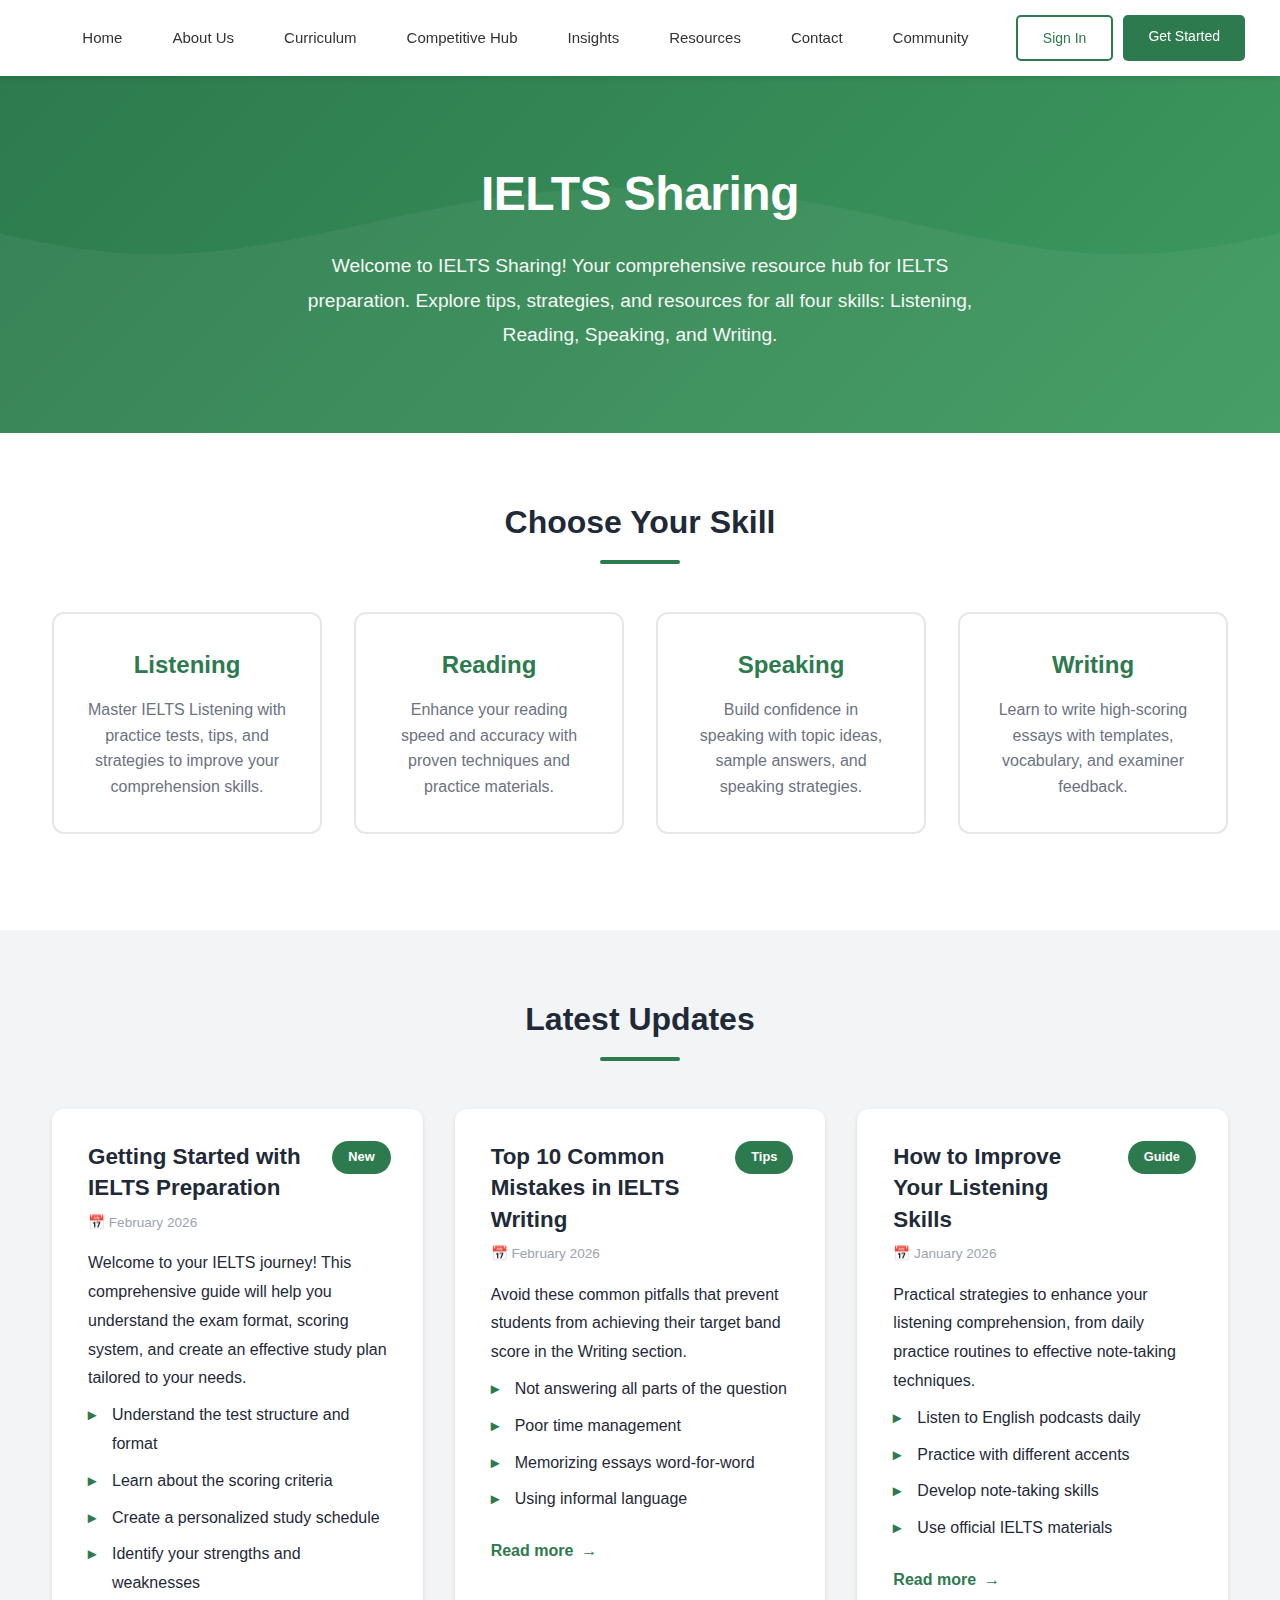
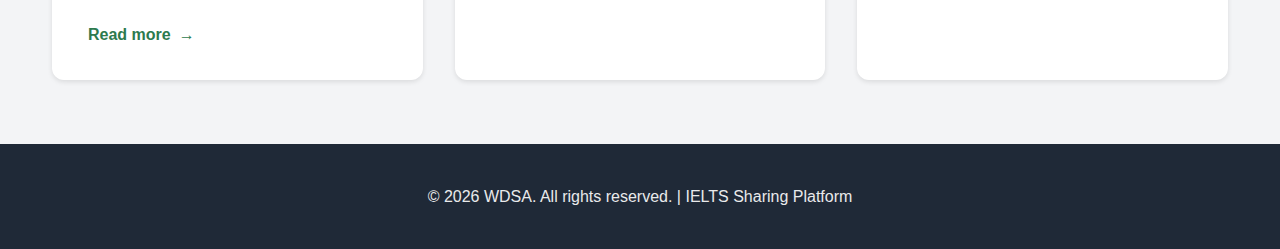
<file: IELTS/ielts-index.html>
<!DOCTYPE html>
<html lang="en">
<head>
    <meta charset="UTF-8">
    <meta name="viewport" content="width=device-width, initial-scale=1.0">
    <meta name="description" content="IELTS Sharing - Resources and tips for IELTS preparation">
    <meta name="keywords" content="IELTS, English, Listening, Reading, Speaking, Writing, Preparation">
    <meta name="author" content="WDSA">
    <title>IELTS Sharing | WDSA</title>
    
    <link rel="stylesheet" href="../Homepage.css">
    <link rel="stylesheet" href="ielts-wdsa.css">
</head>
<body>
    <header>
        <nav class="navbar">
            <div class="container">
                <div class="nav-wrapper">
                    <div class="menu-toggle" id="mobile-menu">
                        <span class="bar"></span>
                        <span class="bar"></span>
                        <span class="bar"></span>
                    </div>

                    <ul class="nav-menu">
                        <li><a href="../index.html">Home</a></li>
                        <li><a href="../index.html#about">About Us</a></li>
                        
                        <li class="dropdown">
                            <a href="../index.html#courses" class="dropdown-toggle">Curriculum</a>
                            <ul class="dropdown-menu">
                                <li><a href="../index.html#dsa-course">Data Structures & Algorithms</a></li>
                                <li><a href="../index.html#cpp-fundamentals">C++ Fundamentals</a></li>
                                <li><a href="../index.html#java-oop">Java OOP Mastery</a></li>
                                <li><a href="../index.html#db-systems">Database Systems</a></li>
                                <li><a href="ielts-index.html">IELTS Sharing</a></li>
                            </ul>
                        </li>

                        <li class="dropdown">
                            <a href="../index.html#contests" class="dropdown-toggle">Competitive Hub</a>
                            <ul class="dropdown-menu">
                                <li><a href="../index.html#Leetcode">LeetCode Challenges</a></li>
                                <li><a href="../index.html#GFG">GeeksforGeeks Contests</a></li>
                            </ul>
                        </li>

                        <li class="dropdown">
                            <a href="../index.html#blog" class="dropdown-toggle">Insights</a>
                            <ul class="dropdown-menu">
                                <li><a href="../index.html#DSA">Algorithm Tips</a></li>
                                <li><a href="../index.html#Java">Java Development</a></li>
                                <li><a href="../index.html#Database">DB Architecture</a></li>
                            </ul>
                        </li>

                        <li><a href="../Resources/Resources.html">Resources</a></li>
                        <li><a href="../index.html#contact">Contact</a></li>
                        <li><a href="../index.html#community">Community</a></li>

                        <li class="mobile-auth">
                            <a href="../index.html#login" class="btn btn-login">Sign In</a>
                            <a href="../index.html#register" class="btn btn-register">Get Started</a>
                        </li>
                    </ul>

                    <div class="auth-buttons desktop-auth">
                        <a href="../index.html#login" class="btn btn-login">Sign In</a>
                        <a href="../index.html#register" class="btn btn-register">Get Started</a>
                    </div>
                </div>
            </div>
        </nav>
    </header>

    <section class="hero-section">
        <div class="container">
            <h1>IELTS Sharing</h1>
            <p>Welcome to IELTS Sharing! Your comprehensive resource hub for IELTS preparation. 
               Explore tips, strategies, and resources for all four skills: Listening, Reading, Speaking, and Writing.</p>
        </div>
    </section>

    <section class="skills-section">
        <div class="container">
            <h2 class="section-title">Choose Your Skill</h2>
            <div class="skills-grid">
                <a href="ielts-listening.html" style="text-decoration: none; color: inherit;">
                    <div class="skill-card">
                        <!-- <div class="skill-icon">🎧</div> -->
                        <h3>Listening</h3>
                        <p>Master IELTS Listening with practice tests, tips, and strategies to improve your comprehension skills.</p>
                    </div>
                </a>

                <a href="ielts-reading.html" style="text-decoration: none; color: inherit;">
                    <div class="skill-card">
                        <!-- <div class="skill-icon">📖</div> -->
                        <h3>Reading</h3>
                        <p>Enhance your reading speed and accuracy with proven techniques and practice materials.</p>
                    </div>
                </a>

                <a href="ielts-speaking.html" style="text-decoration: none; color: inherit;">
                    <div class="skill-card">
                        <!-- <div class="skill-icon">🗣️</div> -->
                        <h3>Speaking</h3>
                        <p>Build confidence in speaking with topic ideas, sample answers, and speaking strategies.</p>
                    </div>
                </a>

                <a href="ielts-writing.html" style="text-decoration: none; color: inherit;">
                    <div class="skill-card">
                        <!-- <div class="skill-icon">✍️</div> -->
                        <h3>Writing</h3>
                        <p>Learn to write high-scoring essays with templates, vocabulary, and examiner feedback.</p>
                    </div>
                </a>
            </div>
        </div>
    </section>

    <section class="content-section">
        <div class="container">
            <h2 class="section-title">Latest Updates</h2>
            <div class="post-grid">
                <div class="post-card">
                    <div class="post-header">
                        <div>
                            <h3 class="post-title">Getting Started with IELTS Preparation</h3>
                            <p class="post-date">📅 February 2026</p>
                        </div>
                        <span class="post-badge">New</span>
                    </div>
                    <div class="post-content">
                        <p>Welcome to your IELTS journey! This comprehensive guide will help you understand the exam format, 
                           scoring system, and create an effective study plan tailored to your needs.</p>
                        <ul>
                            <li>Understand the test structure and format</li>
                            <li>Learn about the scoring criteria</li>
                            <li>Create a personalized study schedule</li>
                            <li>Identify your strengths and weaknesses</li>
                        </ul>
                    </div>
                    <a href="#" class="read-more">Read more</a>
                </div>

                <div class="post-card">
                    <div class="post-header">
                        <div>
                            <h3 class="post-title">Top 10 Common Mistakes in IELTS Writing</h3>
                            <p class="post-date">📅 February 2026</p>
                        </div>
                        <span class="post-badge">Tips</span>
                    </div>
                    <div class="post-content">
                        <p>Avoid these common pitfalls that prevent students from achieving their target band score in the Writing section.</p>
                        <ul>
                            <li>Not answering all parts of the question</li>
                            <li>Poor time management</li>
                            <li>Memorizing essays word-for-word</li>
                            <li>Using informal language</li>
                        </ul>
                    </div>
                    <a href="ielts-writing.html" class="read-more">Read more</a>
                </div>

                <div class="post-card">
                    <div class="post-header">
                        <div>
                            <h3 class="post-title">How to Improve Your Listening Skills</h3>
                            <p class="post-date">📅 January 2026</p>
                        </div>
                        <span class="post-badge">Guide</span>
                    </div>
                    <div class="post-content">
                        <p>Practical strategies to enhance your listening comprehension, from daily practice routines to effective note-taking techniques.</p>
                        <ul>
                            <li>Listen to English podcasts daily</li>
                            <li>Practice with different accents</li>
                            <li>Develop note-taking skills</li>
                            <li>Use official IELTS materials</li>
                        </ul>
                    </div>
                    <a href="ielts-listening.html" class="read-more">Read more</a>
                </div>
            </div>
        </div>
    </section>

    <footer class="footer">
        <div class="container">
            <p>&copy; 2026 WDSA. All rights reserved. | IELTS Sharing Platform</p>
        </div>
    </footer>
    
    <script src="ielts-menu.js"></script>
</body>
</html>
</file>
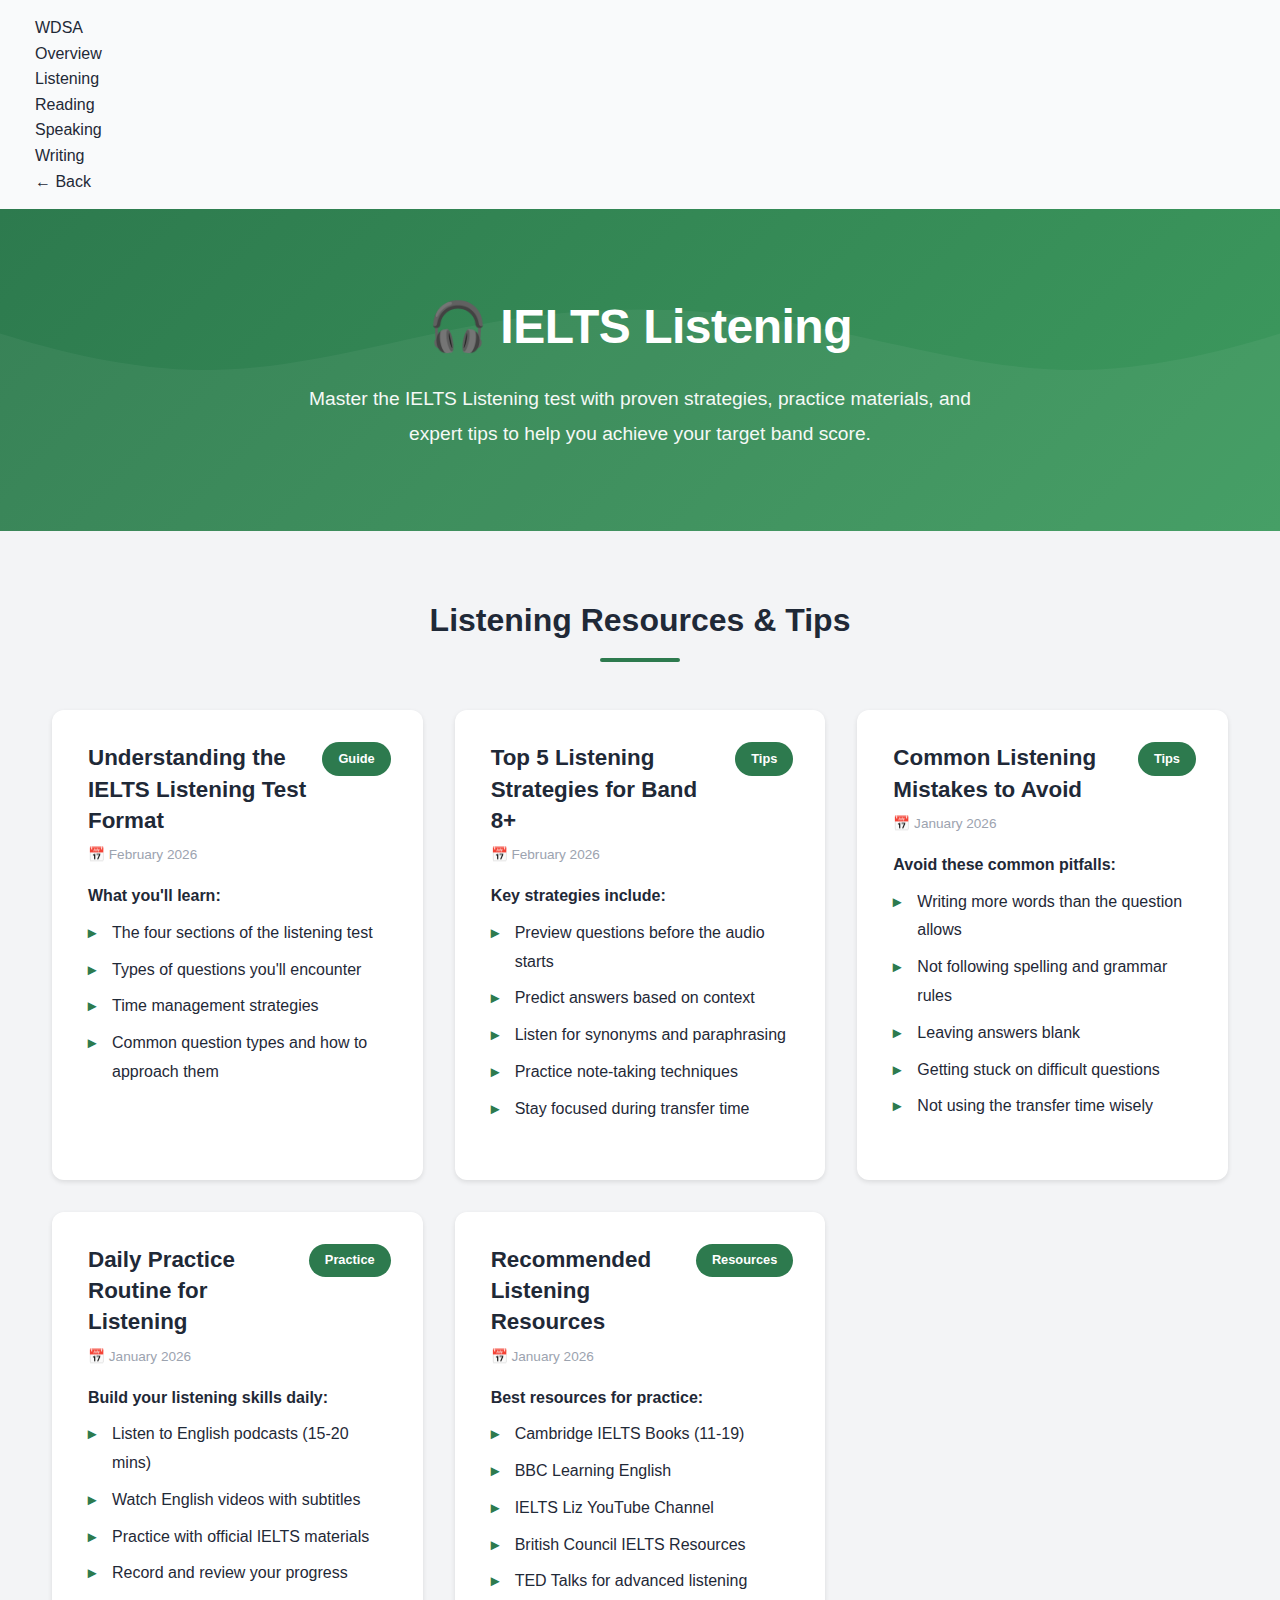
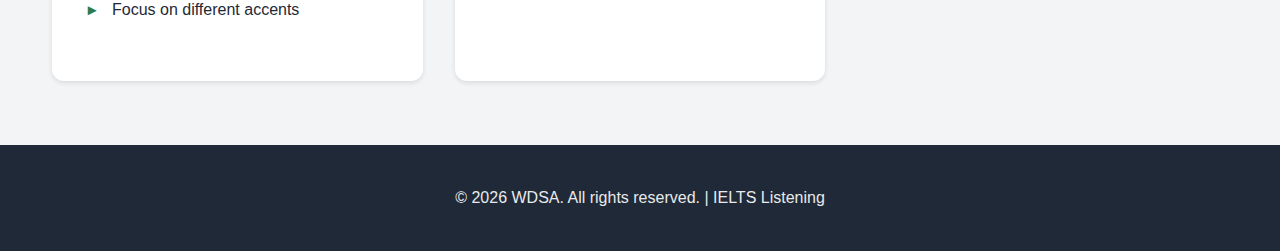
<file: IELTS/ielts-listening.html>
<!DOCTYPE html>
<html lang="en">
<head>
    <meta charset="UTF-8">
    <meta name="viewport" content="width=device-width, initial-scale=1.0">
    <meta name="description" content="IELTS Listening - Tips, strategies and practice materials">
    <title>IELTS Listening | WDSA</title>
    <link rel="stylesheet" href="ielts-wdsa.css">
</head>
<body>
    <!-- Navigation -->
    <nav class="navbar">
        <div class="container">
            <a href="../index.html" class="logo">WDSA</a>
            <ul class="nav-links">
                <li><a href="ielts-index.html">Overview</a></li>
                <li><a href="ielts-listening.html" class="active">Listening</a></li>
                <li><a href="ielts-reading.html">Reading</a></li>
                <li><a href="ielts-speaking.html">Speaking</a></li>
                <li><a href="ielts-writing.html">Writing</a></li>
            </ul>
            <a href="ielts-index.html" class="back-home">← Back</a>
        </div>
    </nav>

    <!-- Hero Section -->
    <section class="hero-section">
        <div class="container">
            <h1>🎧 IELTS Listening</h1>
            <p>Master the IELTS Listening test with proven strategies, practice materials, and expert tips 
               to help you achieve your target band score.</p>
        </div>
    </section>

    <!-- Content Section -->
    <section class="content-section">
        <div class="container">
            <h2 class="section-title">Listening Resources & Tips</h2>
            <div class="post-grid">
                
                <!-- Post 1 -->
                <div class="post-card">
                    <div class="post-header">
                        <div>
                            <h3 class="post-title">Understanding the IELTS Listening Test Format</h3>
                            <p class="post-date">📅 February 2026</p>
                        </div>
                        <span class="post-badge">Guide</span>
                    </div>
                    <div class="post-content">
                        <p><strong>What you'll learn:</strong></p>
                        <ul>
                            <li>The four sections of the listening test</li>
                            <li>Types of questions you'll encounter</li>
                            <li>Time management strategies</li>
                            <li>Common question types and how to approach them</li>
                        </ul>
                    </div>
                </div>

                <!-- Post 2 -->
                <div class="post-card">
                    <div class="post-header">
                        <div>
                            <h3 class="post-title">Top 5 Listening Strategies for Band 8+</h3>
                            <p class="post-date">📅 February 2026</p>
                        </div>
                        <span class="post-badge">Tips</span>
                    </div>
                    <div class="post-content">
                        <p><strong>Key strategies include:</strong></p>
                        <ul>
                            <li>Preview questions before the audio starts</li>
                            <li>Predict answers based on context</li>
                            <li>Listen for synonyms and paraphrasing</li>
                            <li>Practice note-taking techniques</li>
                            <li>Stay focused during transfer time</li>
                        </ul>
                    </div>
                </div>

                <!-- Post 3 -->
                <div class="post-card">
                    <div class="post-header">
                        <div>
                            <h3 class="post-title">Common Listening Mistakes to Avoid</h3>
                            <p class="post-date">📅 January 2026</p>
                        </div>
                        <span class="post-badge">Tips</span>
                    </div>
                    <div class="post-content">
                        <p><strong>Avoid these common pitfalls:</strong></p>
                        <ul>
                            <li>Writing more words than the question allows</li>
                            <li>Not following spelling and grammar rules</li>
                            <li>Leaving answers blank</li>
                            <li>Getting stuck on difficult questions</li>
                            <li>Not using the transfer time wisely</li>
                        </ul>
                    </div>
                </div>

                <!-- Post 4 -->
                <div class="post-card">
                    <div class="post-header">
                        <div>
                            <h3 class="post-title">Daily Practice Routine for Listening</h3>
                            <p class="post-date">📅 January 2026</p>
                        </div>
                        <span class="post-badge">Practice</span>
                    </div>
                    <div class="post-content">
                        <p><strong>Build your listening skills daily:</strong></p>
                        <ul>
                            <li>Listen to English podcasts (15-20 mins)</li>
                            <li>Watch English videos with subtitles</li>
                            <li>Practice with official IELTS materials</li>
                            <li>Record and review your progress</li>
                            <li>Focus on different accents</li>
                        </ul>
                    </div>
                </div>

                <!-- Post 5 -->
                <div class="post-card">
                    <div class="post-header">
                        <div>
                            <h3 class="post-title">Recommended Listening Resources</h3>
                            <p class="post-date">📅 January 2026</p>
                        </div>
                        <span class="post-badge">Resources</span>
                    </div>
                    <div class="post-content">
                        <p><strong>Best resources for practice:</strong></p>
                        <ul>
                            <li>Cambridge IELTS Books (11-19)</li>
                            <li>BBC Learning English</li>
                            <li>IELTS Liz YouTube Channel</li>
                            <li>British Council IELTS Resources</li>
                            <li>TED Talks for advanced listening</li>
                        </ul>
                    </div>
                </div>

            </div>
        </div>
    </section>

    <!-- Footer -->
    <footer class="footer">
        <div class="container">
            <p>&copy; 2026 WDSA. All rights reserved. | IELTS Listening</p>
        </div>
    </footer>
</body>
</html>
</file>
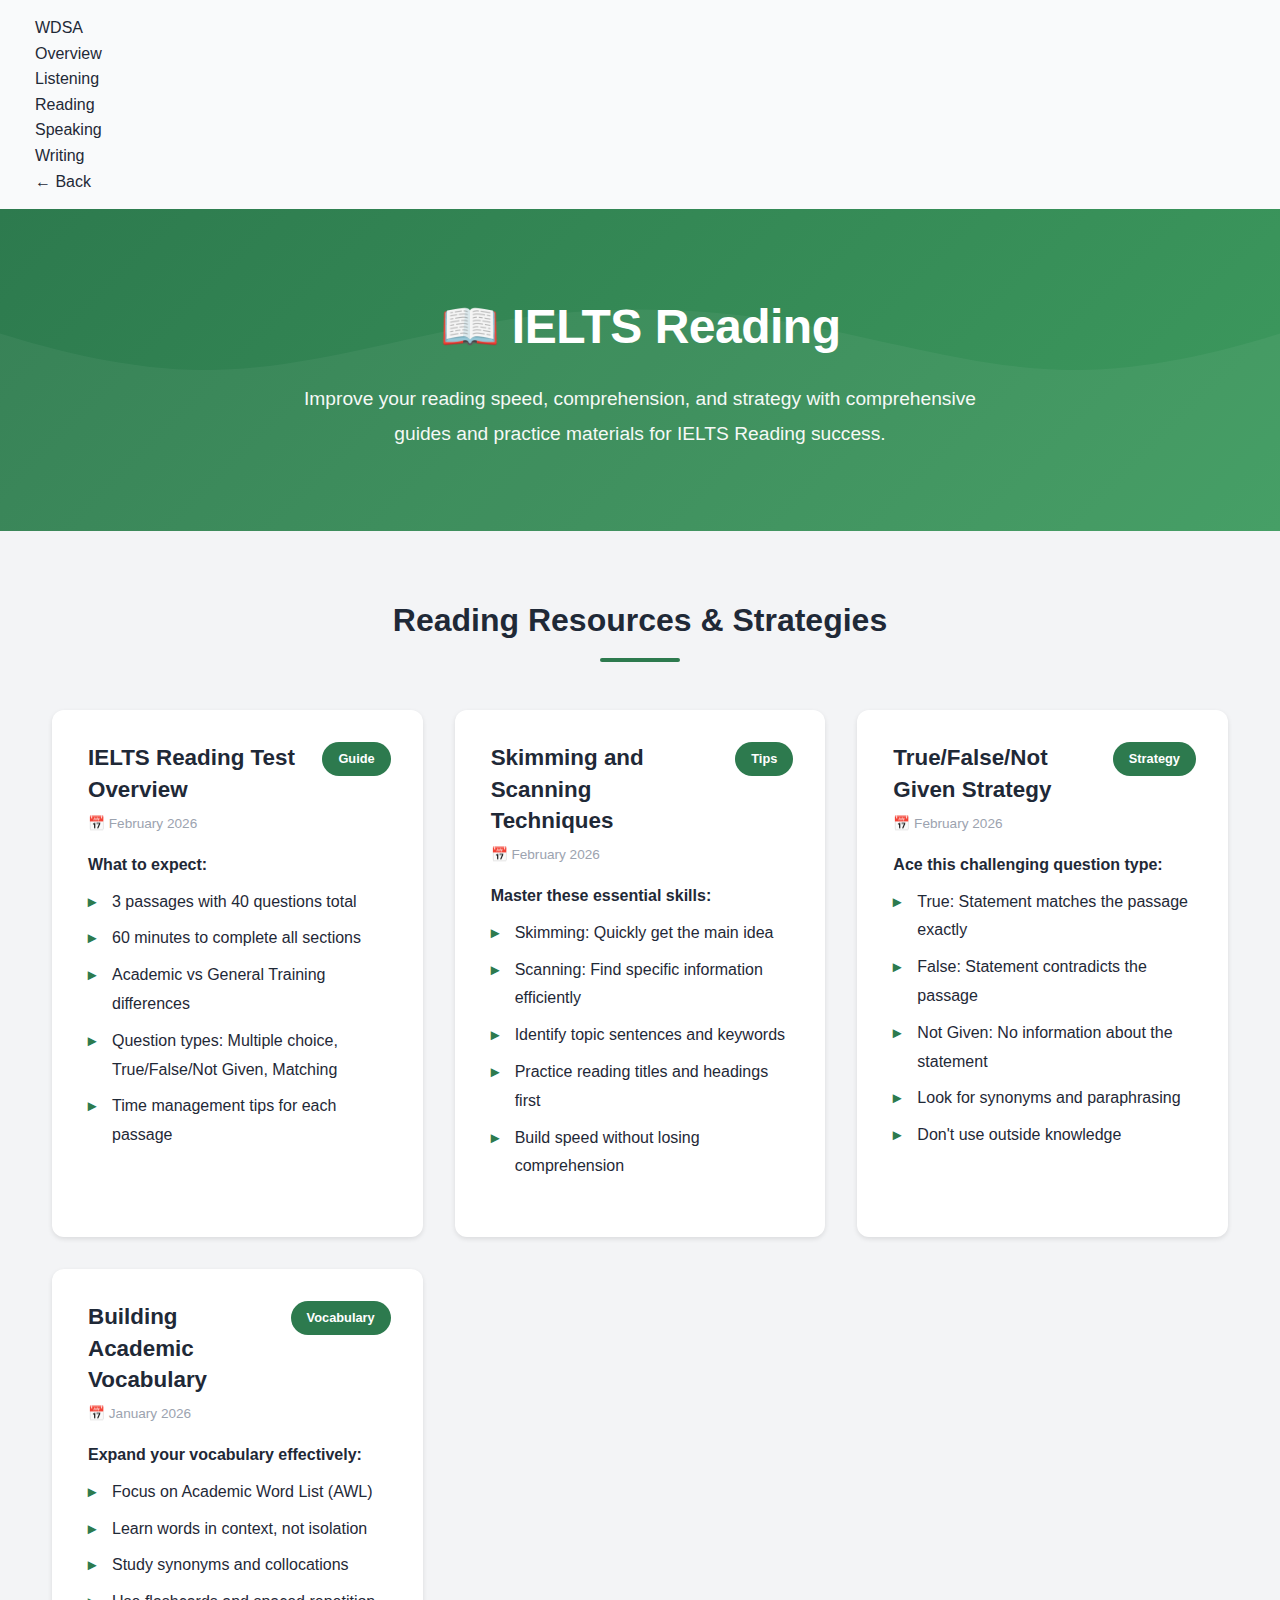
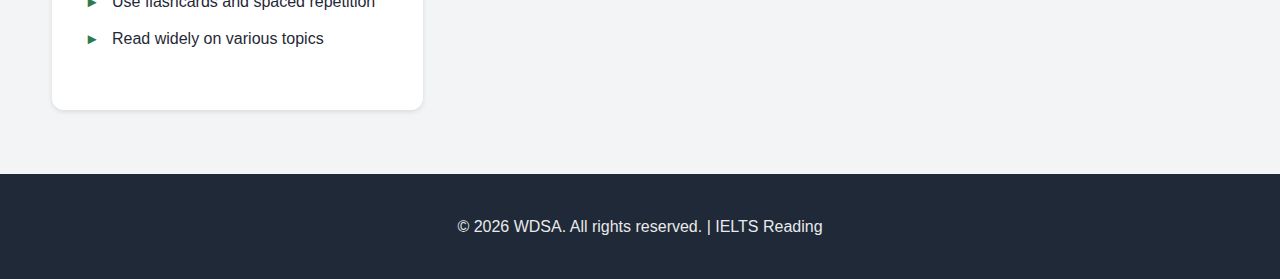
<file: IELTS/ielts-reading.html>
<!DOCTYPE html>
<html lang="en">
<head>
    <meta charset="UTF-8">
    <meta name="viewport" content="width=device-width, initial-scale=1.0">
    <title>IELTS Reading | WDSA</title>
    <link rel="stylesheet" href="ielts-wdsa.css">
</head>
<body>
    <nav class="navbar">
        <div class="container">
            <a href="../index.html" class="logo">WDSA</a>
            <ul class="nav-links">
                <li><a href="ielts-index.html">Overview</a></li>
                <li><a href="ielts-listening.html">Listening</a></li>
                <li><a href="ielts-reading.html" class="active">Reading</a></li>
                <li><a href="ielts-speaking.html">Speaking</a></li>
                <li><a href="ielts-writing.html">Writing</a></li>
            </ul>
            <a href="ielts-index.html" class="back-home">← Back</a>
        </div>
    </nav>

    <section class="hero-section">
        <div class="container">
            <h1>📖 IELTS Reading</h1>
            <p>Improve your reading speed, comprehension, and strategy with comprehensive guides 
               and practice materials for IELTS Reading success.</p>
        </div>
    </section>

    <section class="content-section">
        <div class="container">
            <h2 class="section-title">Reading Resources & Strategies</h2>
            <div class="post-grid">
                
                <div class="post-card">
                    <div class="post-header">
                        <div>
                            <h3 class="post-title">IELTS Reading Test Overview</h3>
                            <p class="post-date">📅 February 2026</p>
                        </div>
                        <span class="post-badge">Guide</span>
                    </div>
                    <div class="post-content">
                        <p><strong>What to expect:</strong></p>
                        <ul>
                            <li>3 passages with 40 questions total</li>
                            <li>60 minutes to complete all sections</li>
                            <li>Academic vs General Training differences</li>
                            <li>Question types: Multiple choice, True/False/Not Given, Matching</li>
                            <li>Time management tips for each passage</li>
                        </ul>
                    </div>
                </div>

                <div class="post-card">
                    <div class="post-header">
                        <div>
                            <h3 class="post-title">Skimming and Scanning Techniques</h3>
                            <p class="post-date">📅 February 2026</p>
                        </div>
                        <span class="post-badge">Tips</span>
                    </div>
                    <div class="post-content">
                        <p><strong>Master these essential skills:</strong></p>
                        <ul>
                            <li>Skimming: Quickly get the main idea</li>
                            <li>Scanning: Find specific information efficiently</li>
                            <li>Identify topic sentences and keywords</li>
                            <li>Practice reading titles and headings first</li>
                            <li>Build speed without losing comprehension</li>
                        </ul>
                    </div>
                </div>

                <div class="post-card">
                    <div class="post-header">
                        <div>
                            <h3 class="post-title">True/False/Not Given Strategy</h3>
                            <p class="post-date">📅 February 2026</p>
                        </div>
                        <span class="post-badge">Strategy</span>
                    </div>
                    <div class="post-content">
                        <p><strong>Ace this challenging question type:</strong></p>
                        <ul>
                            <li>True: Statement matches the passage exactly</li>
                            <li>False: Statement contradicts the passage</li>
                            <li>Not Given: No information about the statement</li>
                            <li>Look for synonyms and paraphrasing</li>
                            <li>Don't use outside knowledge</li>
                        </ul>
                    </div>
                </div>

                <div class="post-card">
                    <div class="post-header">
                        <div>
                            <h3 class="post-title">Building Academic Vocabulary</h3>
                            <p class="post-date">📅 January 2026</p>
                        </div>
                        <span class="post-badge">Vocabulary</span>
                    </div>
                    <div class="post-content">
                        <p><strong>Expand your vocabulary effectively:</strong></p>
                        <ul>
                            <li>Focus on Academic Word List (AWL)</li>
                            <li>Learn words in context, not isolation</li>
                            <li>Study synonyms and collocations</li>
                            <li>Use flashcards and spaced repetition</li>
                            <li>Read widely on various topics</li>
                        </ul>
                    </div>
                </div>

            </div>
        </div>
    </section>

    <footer class="footer">
        <div class="container">
            <p>&copy; 2026 WDSA. All rights reserved. | IELTS Reading</p>
        </div>
    </footer>
</body>
</html>
</file>
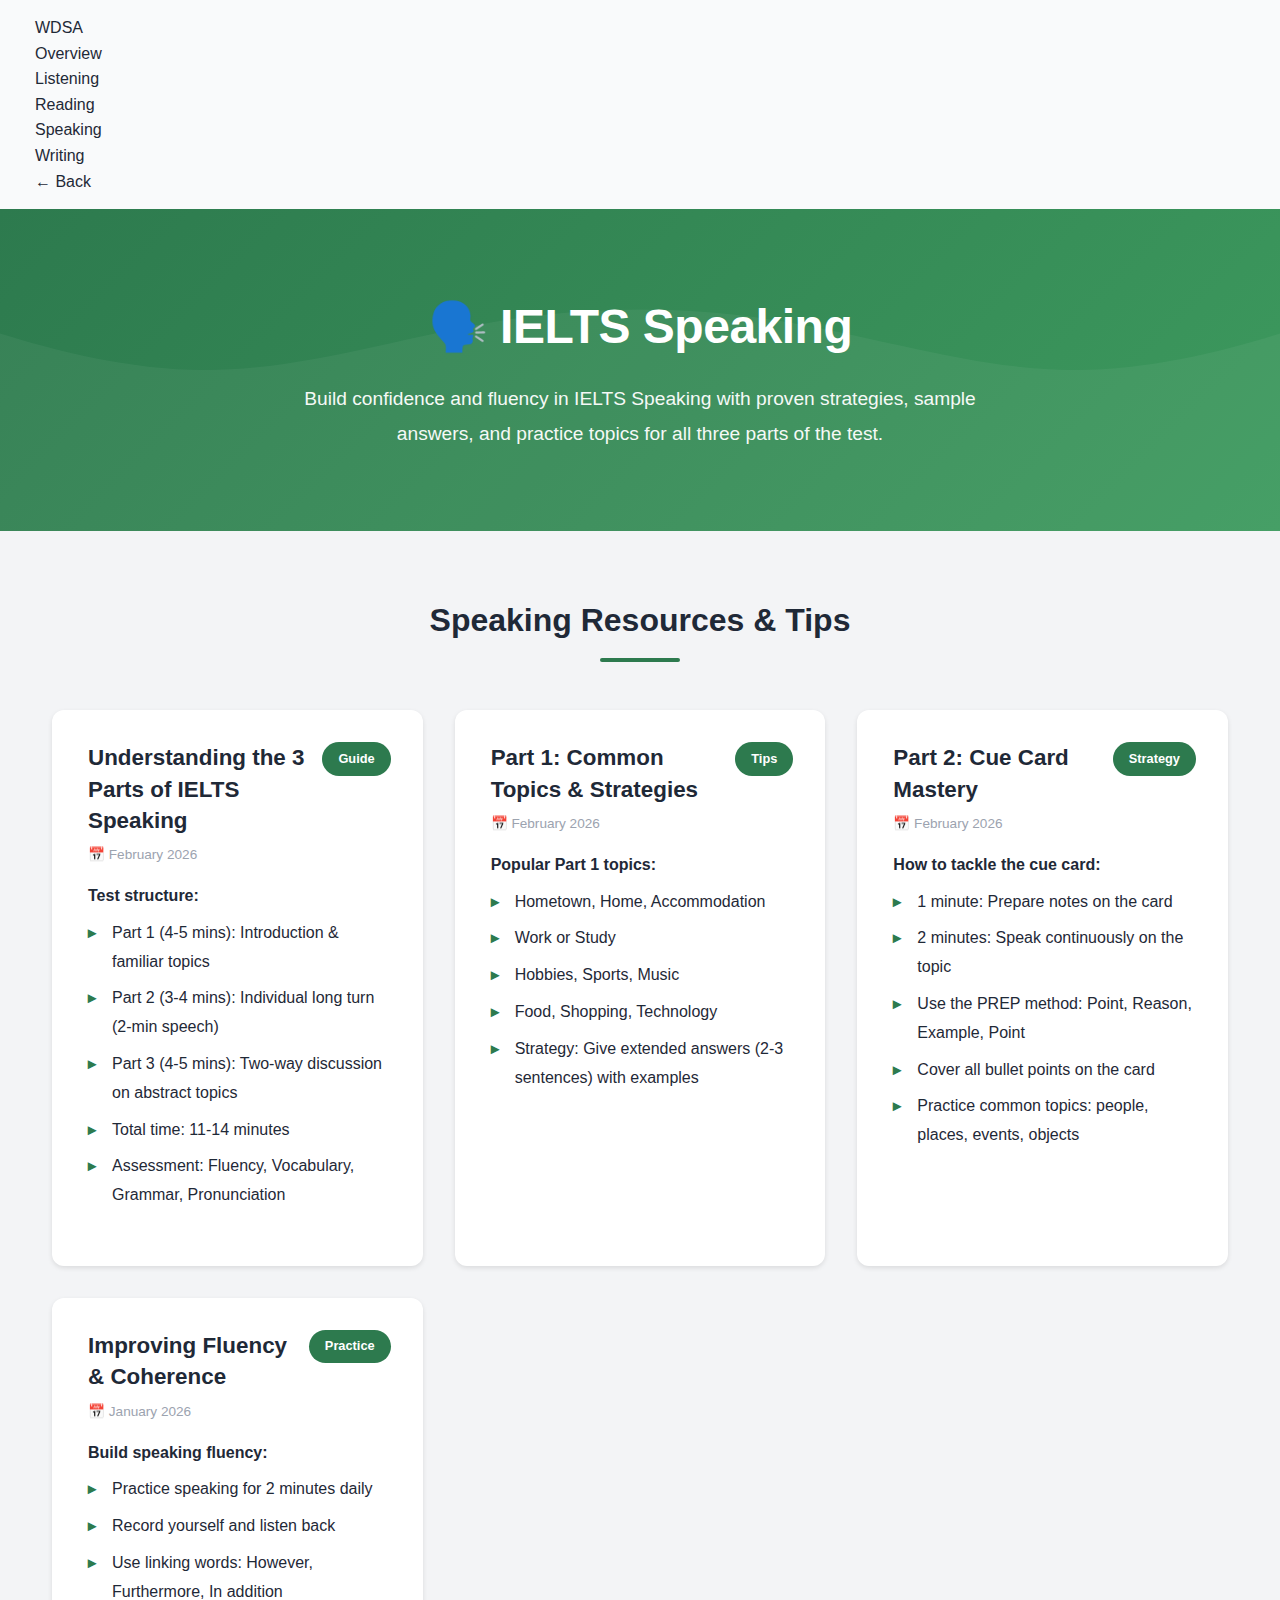
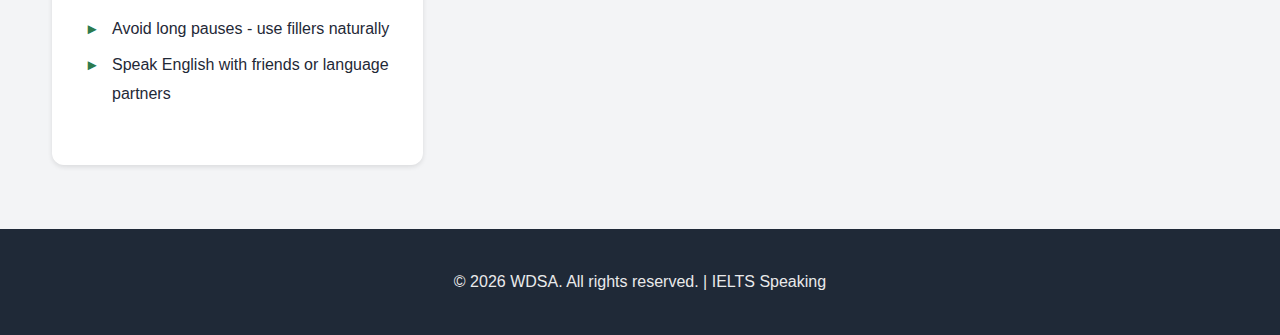
<file: IELTS/ielts-speaking.html>
<!DOCTYPE html>
<html lang="en">
<head>
    <meta charset="UTF-8">
    <meta name="viewport" content="width=device-width, initial-scale=1.0">
    <title>IELTS Speaking | WDSA</title>
    <link rel="stylesheet" href="ielts-wdsa.css">
</head>
<body>
    <nav class="navbar">
        <div class="container">
            <a href="../index.html" class="logo">WDSA</a>
            <ul class="nav-links">
                <li><a href="ielts-index.html">Overview</a></li>
                <li><a href="ielts-listening.html">Listening</a></li>
                <li><a href="ielts-reading.html">Reading</a></li>
                <li><a href="ielts-speaking.html" class="active">Speaking</a></li>
                <li><a href="ielts-writing.html">Writing</a></li>
            </ul>
            <a href="ielts-index.html" class="back-home">← Back</a>
        </div>
    </nav>

    <section class="hero-section">
        <div class="container">
            <h1>🗣️ IELTS Speaking</h1>
            <p>Build confidence and fluency in IELTS Speaking with proven strategies, 
               sample answers, and practice topics for all three parts of the test.</p>
        </div>
    </section>

    <section class="content-section">
        <div class="container">
            <h2 class="section-title">Speaking Resources & Tips</h2>
            <div class="post-grid">
                
                <div class="post-card">
                    <div class="post-header">
                        <div>
                            <h3 class="post-title">Understanding the 3 Parts of IELTS Speaking</h3>
                            <p class="post-date">📅 February 2026</p>
                        </div>
                        <span class="post-badge">Guide</span>
                    </div>
                    <div class="post-content">
                        <p><strong>Test structure:</strong></p>
                        <ul>
                            <li>Part 1 (4-5 mins): Introduction & familiar topics</li>
                            <li>Part 2 (3-4 mins): Individual long turn (2-min speech)</li>
                            <li>Part 3 (4-5 mins): Two-way discussion on abstract topics</li>
                            <li>Total time: 11-14 minutes</li>
                            <li>Assessment: Fluency, Vocabulary, Grammar, Pronunciation</li>
                        </ul>
                    </div>
                </div>

                <div class="post-card">
                    <div class="post-header">
                        <div>
                            <h3 class="post-title">Part 1: Common Topics & Strategies</h3>
                            <p class="post-date">📅 February 2026</p>
                        </div>
                        <span class="post-badge">Tips</span>
                    </div>
                    <div class="post-content">
                        <p><strong>Popular Part 1 topics:</strong></p>
                        <ul>
                            <li>Hometown, Home, Accommodation</li>
                            <li>Work or Study</li>
                            <li>Hobbies, Sports, Music</li>
                            <li>Food, Shopping, Technology</li>
                            <li>Strategy: Give extended answers (2-3 sentences) with examples</li>
                        </ul>
                    </div>
                </div>

                <div class="post-card">
                    <div class="post-header">
                        <div>
                            <h3 class="post-title">Part 2: Cue Card Mastery</h3>
                            <p class="post-date">📅 February 2026</p>
                        </div>
                        <span class="post-badge">Strategy</span>
                    </div>
                    <div class="post-content">
                        <p><strong>How to tackle the cue card:</strong></p>
                        <ul>
                            <li>1 minute: Prepare notes on the card</li>
                            <li>2 minutes: Speak continuously on the topic</li>
                            <li>Use the PREP method: Point, Reason, Example, Point</li>
                            <li>Cover all bullet points on the card</li>
                            <li>Practice common topics: people, places, events, objects</li>
                        </ul>
                    </div>
                </div>

                <div class="post-card">
                    <div class="post-header">
                        <div>
                            <h3 class="post-title">Improving Fluency & Coherence</h3>
                            <p class="post-date">📅 January 2026</p>
                        </div>
                        <span class="post-badge">Practice</span>
                    </div>
                    <div class="post-content">
                        <p><strong>Build speaking fluency:</strong></p>
                        <ul>
                            <li>Practice speaking for 2 minutes daily</li>
                            <li>Record yourself and listen back</li>
                            <li>Use linking words: However, Furthermore, In addition</li>
                            <li>Avoid long pauses - use fillers naturally</li>
                            <li>Speak English with friends or language partners</li>
                        </ul>
                    </div>
                </div>

            </div>
        </div>
    </section>

    <footer class="footer">
        <div class="container">
            <p>&copy; 2026 WDSA. All rights reserved. | IELTS Speaking</p>
        </div>
    </footer>
</body>
</html>
</file>
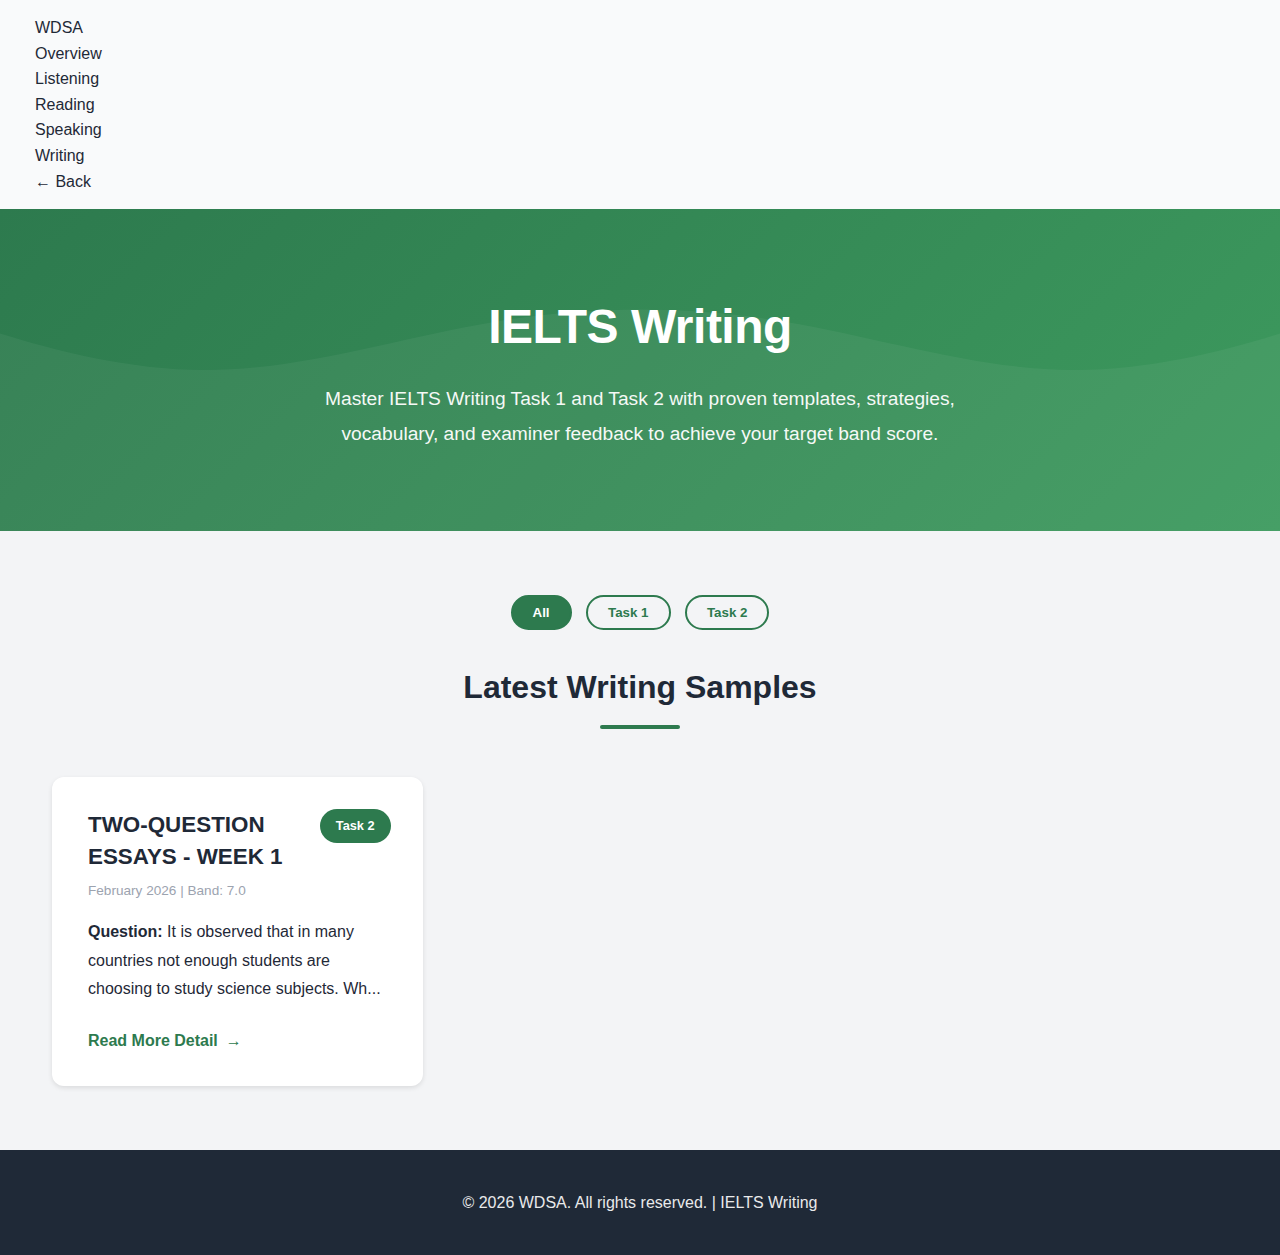
<file: IELTS/ielts-writing.html>
<!DOCTYPE html>
<html lang="en">
<head>
    <meta charset="UTF-8">
    <meta name="viewport" content="width=device-width, initial-scale=1.0">
    <title>IELTS Writing | WDSA</title>
    <link rel="stylesheet" href="ielts-wdsa.css">
</head>
<body>
    <nav class="navbar">
        <div class="container">
            <a href="../index.html" class="logo">WDSA</a>
            <ul class="nav-links">
                <li><a href="ielts-index.html">Overview</a></li>
                <li><a href="ielts-listening.html">Listening</a></li>
                <li><a href="ielts-reading.html">Reading</a></li>
                <li><a href="ielts-speaking.html">Speaking</a></li>
                <li><a href="ielts-writing.html" class="active">Writing</a></li>
            </ul>
            <a href="ielts-index.html" class="back-home">← Back</a>
        </div>
    </nav>

    <section class="hero-section">
        <div class="container">
            <h1>IELTS Writing</h1>
            <p>Master IELTS Writing Task 1 and Task 2 with proven templates, strategies, 
               vocabulary, and examiner feedback to achieve your target band score.</p>
        </div>
    </section>

    <section class="content-section">
        <div class="container">
            <div style="margin-bottom: 2rem; text-align: center;">
                <button onclick="renderPosts('All')" class="filter-btn active">All</button>
                <button onclick="renderPosts('Task 1')" class="filter-btn">Task 1</button>
                <button onclick="renderPosts('Task 2')" class="filter-btn">Task 2</button>
            </div>

            <h2 class="section-title">Latest Writing Samples</h2>
            
            <div class="post-grid" id="writing-container">
                </div>
        </div>
    </section>

    <div id="essay-modal" class="modal">
        <div class="modal-content">
            <span class="close-btn">&times;</span>
            <div class="modal-header">
                <span id="modal-badge" class="post-badge">Task 1</span>
                <h2 id="modal-title">Title Here</h2>
                <p id="modal-band" style="color: var(--color-primary); font-weight:bold;">Band: 8.0</p>
            </div>
            <div class="modal-body">
                <div class="question-box">
                    <strong>Question:</strong>
                    <p id="modal-question">Question content...</p>
                </div>
                <div class="answer-box">
                    <strong>Sample Answer:</strong>
                    <div id="modal-answer">Answer content...</div>
                </div>
            </div>
        </div>
    </div>

    <script src="writing-data.js"></script>
    <script src="writing-logic.js"></script>

    <footer class="footer">
        <div class="container">
            <p>&copy; 2026 WDSA. All rights reserved. | IELTS Writing</p>
        </div>
    </footer>
</body>
</html>
</file>
<file: Homepage.css>
/* ===== RESET ===== */
* { /* '*' là chọn tất cả thành phần có trong trang web */
    margin: 0;
    padding: 0;
    box-sizing: border-box; 
}

body { /* Chứa toàn bộ nội dung của trang */
    font-family: 'Arial', sans-serif;
    color: #333;
    line-height: 1.6; /* Khoảng cách giữa các dòng chữ */
    overflow-x: hidden;
}

img {
    max-width: 100%; /* Ảnh không được to hơn cái hộp chứa no */
    height: auto; /* giữ tỉ lệ ảnh */
    display: block;
}

a {
    text-decoration: none; /* Xóa đường gạch dưới của các liên kết */
    color: inherit;
}

ul {
    list-style: none; /* Xóa các chấm tròn của các list <ul> */
}

/* ===== CSS VARIABLES ===== */
:root {
    /* Primary Colors */
    --color-primary: #2d7a4e;

    /* Shadows (unused inline but available for future use) */
    --shadow-sm: 0 2px 5px rgba(0, 0, 0, 0.1);
    --shadow-md: 0 5px 15px rgba(0, 0, 0, 0.1);

    /* Transitions */
    --transition-fast: 0.3s;
}

/* ===== CONTAINER ===== */
.container {
    max-width: 1250px; /* Giới hạn chiều rộng */
    margin: 0 auto; /* Căn giữa */
    padding: 0 20px; 
}

/* ===== HEADER & NAVIGATION ===== */
header {
    background: #fff; /* Màu nên cho header */
    box-shadow: 0 2px 5px rgba(0, 0, 0, 0.1);
    position: sticky; /* Cuộn xuống nhưng thanh menu vẫn hiện mà không cần phải kéo lên */ 
    top: 0;
    z-index: 1000; /* đảm bảo khi cuộn web header vẫn nằm trên cùng */
}

header.scrolled {
    background: rgba(255, 255, 255, 0.85); /* Màu trắng trong suốt */
    backdrop-filter: blur(12px); /* Làm mờ nội dung đằng sau */
    -webkit-backdrop-filter: blur(12px); /* Hỗ trợ Safari */
    border-bottom: 1px solid rgba(0, 0, 0, 0.05); /* Viền mỏng tinh tế */
    box-shadow: 0 4px 30px rgba(0, 0, 0, 0.03); /* Bóng đổ nhẹ hơn */
}

.dropdown-toggle::after {
    content: ' ▾';
    font-size: 10px;
    vertical-align: middle;
    opacity: 0.6;
}

.navbar { 
    padding: 15px 0; /* Logo và các chữ menu không dính sát vào nhau */
}

.nav-wrapper {
    display: flex; /* Các thành phần bên trong nằm ngang */
    justify-content: space-between; /* Đẩy logo về sát bên trái và các cụm menu đẩy về bên phải */
    align-items: center; /* Đảm bảo Logo và menu thẳng hàng nhau */
}

.logo {
    z-index: 10;
    text-align: center;
    flex-shrink: 0;
}

.nav-menu {
    display: flex; /* Flexbox dàn ngang cho Home, Curriculum, Insights */ 
    gap: 30px; /* Khoảng cách giữa nhau là 30 */
    align-items: center; /* Luôn nằm giữa thanh Header */
    margin-left: auto;
    margin-right: auto;
}

.nav-menu > li {
    position: relative;
}

.nav-menu > li > a { /* Trang trí chữ cho menu */
    color: #333;
    font-weight: 500;
    font-size: 15px;
    padding: 10px;
    position: relative; /* Làm điểm tựa cho đường kẻ bên dưới */
    transition: color 0.3s; /* Tốc độ chuyển màu khi hover vào */
}

.nav-menu > li > a::after {
    content: '';
    position: absolute;
    width: 0; /* Ban đầu chiều dài bằng 0 */
    height: 2px; /* Độ dày */
    bottom: 0;
    left: 0;
    background-color: #2d7a4e;
    transition: width 0.3s ease-in-out;
}

.nav-menu > li > a:hover::after {
    width: 100%; /* Kéo dài từ 0 -> 100% kích thước */
}

.nav-menu > li > a:hover {
    color: #2d7a4e;
}

.nav-menu > li:hover > a {
    color: #2d7a4e;
}

.dropdown-menu {
    position: absolute;
    top: 100%; /* Năm dưới menu cha */
    left: 0; /* Canh sát lề trái */
    background: white;
    box-shadow: 0 5px 15px rgba(0, 0, 0, 0.1);
    min-width: 250px; /* Chiều rộng tối thiểu */
    width: max-content; /* Tự động mở rộng nếu chữ quá dài */
    opacity: 0;
    visibility: hidden;
    transition: all 0.3s;
    padding: 10px 0;
    z-index: 1001;
}

.nav-menu li:hover .dropdown-menu { /* Hover vào menu con */
    opacity: 1; /* Hiện rõ 100% */
    visibility: visible;
    top: 100%;
}

.dropdown-menu li {
    padding: 0;
}

.dropdown-menu a {
    display: block; /* Mỗi đường link là chiếm trọn 1 dòng */
    padding: 10px 20px;
    color: #666;
    font-size: 14px;
    transition: all 0.3s;
    white-space: nowrap; /* Các chữ phải nằm trên 1 dòng */
}

.dropdown-menu a:hover { /* Khi rê chuột vào mục con trong menu con */ 
    background: #f5f5f5;
    color: #2d7a4e;
    padding-left: 25px; /* Đẩy chữ trượt sang phải khi hover vào */
}

.auth-buttons {
    display: flex; /* Xếp 2 nút nằm ngang nhau */
    gap: 10px; /* Tạo khoảng cách giữa 2 nút là 10px */
    flex-shrink: 0;
}

.btn {
    padding: 10px 25px; /* Độ dày của nút */
    border-radius: 5px; /* Bo góc */
    font-weight: 500;
    transition: all 0.3s;
    display: inline-block; /* Giúp hiển thị đúng kích thước trên dòng */
    border: none;
    cursor: pointer; /* Khi rê chuột vào là hình bàn tay */
    font-size: 14px;
}

.btn-login {
    background: transparent;
    border: 2px solid #2d7a4e;
    color: #2d7a4e;
}

.btn-register,
.btn-primary {
    background: #2d7a4e;
    color: white;
}

.btn:hover {
    transform: translateY(-2px); /* hover vào nổi lên */
    box-shadow: 0 5px rgba(0,0,0,0.2); /* tạo bóng dưới */
}

.btn-outline {
    background: transparent;
    border: 2px solid #2d7a4e;
    color: #2d7a4e;
}
 
/* ===== HERO SECTION ===== */
@keyframes highlightExpand {
    0% {
        width: 0;     
        opacity: 0;
    }
    15% {
        opacity: 1;
    }
    50% {
        width: 115%;
        opacity: 1;
    }
    80% {
        width: 115%;  
        opacity: 1;
    }
    100% {
        width: 115%;
        opacity: 0;
    }
}

@keyframes spinAround { /* vòng tròn xanh chạy quanh avatar teacher */
    from {
        transform: translate(-50%, -50%) rotate(0deg);
    }
    to {
        transform: translate(-50%, -50%) rotate(360deg);
    }
}

.hero {
    background: linear-gradient(to bottom, #f8f9fa 0%, #e9ecef 100%);
    padding: 80px 0 60px;
    text-align: center;
}

.hero-content {
    text-align: center;
    position: relative;
    padding-top: 20px;
}

.hero h1 {
    font-size: 45px;
    color:  #1a472a;
    margin-bottom: 30px;
    font-weight: bold;

    position: relative;
    display: inline-block;
    z-index: 1;
    margin-top: -30px;
    margin-bottom: 10px;
}

.hero h1::before {
    content: '';
    position: absolute;

    top: 50%;
    left: -10px;
    height: 65%;
    
    background-color: #d8ebe4;
    transform: translateY(-40%) skewX(-10deg) rotate(-2deg);

    z-index: -1;
    border-radius: 4px;
    animation: highlightExpand 2s infinite ease-in-out;
}

/* Container cho các icon bay */
.hero .container {
    position: relative; /* Để định vị các icon con */
}

.float-icon {
    position: absolute;
    width: 60px; /* Kích thước icon */
    opacity: 0.55; /* Làm mờ để không rối mắt */
    z-index: 0; /* Nằm dưới nội dung chính */
    animation: floating 6s ease-in-out infinite;
}

/* Định vị từng icon ở các góc khác nhau */
.icon-1 { top: 10%; left: 5%; animation-delay: 0s; width: 70px; } /* Góc trái trên */
.icon-2 { top: 20%; right: 10%; animation-delay: 1s; width: 80px; } /* Góc phải trên */
.icon-3 { bottom: 10%; left: 15%; animation-delay: 2s; } /* Góc trái dưới */
.icon-4 { bottom: 20%; right: 5%; animation-delay: 3s; width: 50px; } /* Góc phải dưới */

/* Hiệu ứng bay lên xuống */
@keyframes floating {
    0% { transform: translateY(0px) rotate(0deg); }
    50% { transform: translateY(-20px) rotate(10deg); }
    100% { transform: translateY(0px) rotate(0deg); }
}

/* 1. Định nghĩa Animation trượt xuống khi mới mở web */
@keyframes slideDownFade {
    from {
        opacity: 0;
        transform: translateY(-20px);
    }
    to {
        opacity: 1;
        transform: translateY(0);
    }
}

.hero-search-bar {
    position: absolute; /* Tách ra khỏi dòng chảy văn bản */
    top: -60px;           /* Nằm sát mép trên của phần Hero */
    right: 20px;        /* Canh lề phải (thẳng hàng với nút bấm trên header) */
    z-index: 10;        /* Nổi lên trên các icon bay bay */
    
    /* Kích thước */
    width: 350px;       
    background: white;
    border-radius: 30px;
   
    /* Animation 1: Đổ bóng nhẹ ban đầu */
    box-shadow: 0 5px 15px rgba(0,0,0,0.1);
    
    /* Animation 2: Hiệu ứng chuyển động mượt mà (0.4s) */
    transition: all 0.4s cubic-bezier(0.25, 0.8, 0.25, 1);
    
    /* Animation 3: Chạy hiệu ứng trượt xuống khi load trang */
    animation: slideDownFade 0.8s ease-out forwards;
}

.hero-search-bar:focus-within {
    width: 420px; /* 1. Dài ra thêm */
    top: -65px;   /* 2. Bay nhẹ lên trên 5px */
    
    /* 3. Đổ bóng màu xanh (Glow effect) */
    box-shadow: 0 15px 35px rgba(45, 122, 78, 0.25);
    border: 1px solid rgba(45, 122, 78, 0.3);
}

/* 2. Trang trí ô nhập liệu */
.hero-search-bar .search-input {
    width: 100%;
    padding: 12px 45px 12px 25px;
    border: 1px solid transparent; /* Ẩn viền input đi để dùng viền của thẻ cha */
    border-radius: 30px;
    font-size: 15px;
    outline: none;
    background: transparent;
    color: #333 !important;
    transition: all 0.3s;
}

/* Hiệu ứng khi click vào */
.hero-search-bar .search-input:focus {
    border-color: #2d7a4e;
}

/* 3. Trang trí nút icon kính lúp */
.hero-search-bar .search-btn {
    position: absolute;
    right: 6px;
    top: 50%;
    /* Canh giữa và giữ tỉ lệ */
    transform: translateY(-50%); 
    
    border: none;
    background: #2d7a4e;
    color: white;
    width: 38px;  
    height: 38px;
    border-radius: 50%;
    cursor: pointer;
    display: flex;
    align-items: center;
    justify-content: center;
    
    /* Hiệu ứng mượt cho nút */
    transition: all 0.3s cubic-bezier(0.175, 0.885, 0.32, 1.275);
    box-shadow: 0 4px 10px rgba(45, 122, 78, 0.3);
}

.hero-search-bar .search-btn:hover {
    background: #1a472a;
    transform: translateY(-50%) scale(1.15) rotate(10deg); /* Phóng to và xoay nhẹ */
    box-shadow: 0 6px 15px rgba(45, 122, 78, 0.5);
}

/* 4. Mobile: Ẩn đi vì màn hình nhỏ không đủ chỗ */
@media (max-width: 991px) {
    .hero-search-bar {
        display: none;
    }
}

.title-decoration {
    display: flex;
    justify-content: center;
    margin-bottom: 50px;
}

.teachers-containers {
    display: flex;
    justify-content: center;
    gap: 60px;
    flex-wrap: wrap;
    margin-top: 40px;
}

.teacher-card {
    background: white;
    border-radius: 30px;
    padding: 50px 30px;
    box-shadow: 0 15px 40px rgba(0,0,0,0.1);
    width: 400px;
    text-align: center;
    transition: transform 0.3s cubic-bezier(0.175, 0.885, 0.32, 1.275);
    position: relative;
    margin-bottom: -50px;
}

.teacher-card.reveal {
    transition: all 1.5s ease-out !important; /* Dùng !important để ưu tiên hiệu ứng hiện ra */
    opacity: 0;
    transform: translateY(50px);
}

.teacher-card.reveal.active {
    opacity: 1;
    transform: translateY(0);
}

.teacher-card.reveal.active:hover, 
.teacher-card:hover {
    /* Dùng !important để ép buộc thẻ phải bay lên -10px, thắng lệnh giữ nguyên vị trí */
    transform: translateY(-10px) !important; 
    
    /* Đổ bóng đậm hơn */
    box-shadow: 0px 20px 50px rgba(45, 122, 78, 0.3);
    
    /* Quan trọng: Reset lại tốc độ nhanh (0.3s) khi hover. 
       Nếu không có dòng này, nó sẽ bị dính tốc độ chậm (1.5s) của animation lúc đầu */
    transition: transform 0.3s ease-out, box-shadow 0.3s ease !important;
}

.reveal {
    opacity: 0;
    transform: translateY(30px);
    transition: all 2.5s ease-out;
}

.reveal.active {
    opacity: 1;
    transform: translateY(0);
}

.teacher-image {
    position: relative;
    z-index: 1;
}

.teacher-image img {
    width: 230px;
    height: 230px;
    border-radius: 50%;
    margin: 0 auto;
    object-fit: cover;
    border: 8px solid #e8f5e9;
    box-shadow: 0 5px 15px rgba(0,0,0,0.1);
}
.teacher-image::before {
    content: '';
    position: absolute;
    top: 50%;
    left: 50%;
    transform: translate(-50%, -50%);

    /* Ảnh gốc (250px) + viền cũ (16px) = 266px => làm vòng 276px */
    width: 230px;
    height: 230px;
    border-radius: 50%;
    border: 3px dashed #2d7a4e;
    opacity: 0;
    z-index: -1;
    transition: opacity 0.3s ease;
}

.teacher-card:hover .teacher-image::before {
    opacity: 1;
    animation: spinAround 8s linear infinite;
}

.teacher-badge {
    position: absolute;
    top: 25px;
    right: 3px;
    background: #2d7a4e;
    color: white;
    padding: 8px 10px;
    border-radius: 30px;
    font-size: 15px;
    font-weight: bold;
    margin-top: -2px;
}

.badge-score {
    font-size: 18px;
    display: block;
}

.badge-text {
    font-size: 15px;
}

.teacher-card h3 {
    color: #1a472a;
    font-size: 26px;
    margin: 30px 0 15px;
}

.teacher-card p {
    color: #666;
    font-size: 15px;
    line-height: 1.6;
}

/* ===== HERO LANGUAGE SWITCH ===== */
.hero-lang-switch {
    position: absolute;
    top: -50px;
    right: 0px;

    background: #2d7a4e;
    border: 1px solid #2d7a4e;

    padding: 15px 30px;
    border-radius: 30px;
    
    display: flex;
    align-items: center;
    gap: 8px;
    z-index: 10;
    cursor: pointer;
    transition: all 0.3s ease;
    box-shadow: 0 4px 10px rgba(45, 122, 78, 0.2);
    
}

.lang-item {
    font-size: 13px;
    font-weight: bold;
    color: rgba(255, 255, 255, 0.7);
    text-decoration: none;
    transition: all 0.3s;
}

.sep {
    color: #ddd;
    font-size: 12px;
}

.lang-item.active {
    color: #fff;
    font-weight: bold;
}

/* ===== INFO BANNER ===== */
.info-banner {
    padding: 100px 0;
    background: #fff;
}

.section-header { /* Trang trí tiêu đề */
    text-align: center;
    margin-bottom: 70px;
    position: relative;
}

.section-header h2 {
    font-size: 42px;
    color: #0d4e3b;
    font-weight: bold;
    position: relative;
    z-index: 2;
    display: inline-block;
}


.section-header h2::after { /* Tạo vệt xanh nhạt */
    content: '';
    position: absolute;
    top: 50%;
    left: 50%;
    height: 40px;
    background-color: #e0f2f1; 
    transform: translate(-50%, -10%) rotate(-2deg);
    z-index: -1;
    border-radius: 5px;
    animation: highlightExpand 2s infinite ease-in-out;
}

/* --- GRID LAYOUT --- */

.features-grid { /* Bố cục 3 cột */
    display: flex;
    justify-content: space-between;
    gap: 30px;
    align-items: stretch;
}

.feature-card {
    flex: 1; /* 3 thẻ rộng 1 */
    padding: 50px 35px;
    border-radius: 30px;

    display: flex;
    flex-direction: column;
    text-align: center;
    transition: transform 0.3s ease, box-shadow 0.3s ease;
}

.feature-card:hover {
    transform: translateY(-10px);
    box-shadow: 0 20px 40px rgba(0,0,0,0.1);
}

/* --- TRẠNG THÁI BAN ĐẦU (KHI CHƯA HIỆN) --- */
.feature-card.reveal {
    opacity: 0;
    /* Dịch xuống dưới 50px và thu nhỏ nhẹ 0.9 để tạo hiệu ứng 'nở' ra */
    transform: translateY(50px) scale(0.95);
    
    /* Thời gian chuyển động 1s, dùng cubic-bezier để mượt (nhanh đầu, chậm đuôi) */
    transition: all 1.5s cubic-bezier(0.2, 0.8, 0.2, 1);
}

/* --- TRẠNG THÁI KHI ĐÃ HIỆN (ACTIVE) --- */
.feature-card.reveal.active {
    opacity: 1;
    transform: translateY(0) scale(1);
}

/* --- HIỆU ỨNG DELAY (XUẤT HIỆN LẦN LƯỢT) --- */
/* Thẻ thứ 1: Hiện ngay lập tức */
.feature-card:nth-child(1) {
    transition-delay: 0.1s;
}

/* Thẻ thứ 2: Chậm hơn 0.2s */
.feature-card:nth-child(2) {
    transition-delay: 0.3s;
}

/* Thẻ thứ 3: Chậm hơn 0.4s */
.feature-card:nth-child(3) {
    transition-delay: 0.5s;
}

/* --- SỬA LẠI FEATURE CARD HOVER --- */
.feature-card.reveal.active:hover,
.feature-card:hover {
    /* 1. Ép buộc thẻ nổi lên -15px, thắng lệnh đang giữ nó ở vị trí 0 */
    transform: translateY(-15px) !important; 
    
    /* 2. Làm bóng đổ sâu hơn */
    box-shadow: 0 25px 50px rgba(0,0,0,0.2) !important; 
    
    /* 3. QUAN TRỌNG: Reset tốc độ về 0.3s. 
       Nếu thiếu dòng này, thẻ sẽ nổi lên cực chậm (mất 1.5s) giống lúc mới hiện ra */
    transition: transform 0.3s cubic-bezier(0.25, 0.46, 0.45, 0.94), box-shadow 0.3s ease !important;
}

.card-blue {
    background-color: #E0F2F1;
}

.card-beige {
    background-color: #FFF9C4; 
}

.card-pink {
    background-color: #FDE2E4; 
}

.card-icon { /* icon */
    font-size: 40px; 
    margin-bottom: 20px;
    display: flex;
    justify-content: center;
    align-items: center;
    height: 60px;
    mix-blend-mode: multiply; 
    filter: contrast(1.1);
}

.feature-card h3 { /* Tiêu đề thẻ */
    color: #0a4b38; 
    font-size: 22px;
    font-weight: 700;
    margin-bottom: 20px;
    text-align: center; 
    line-height: 1.3;
}

.feature-card p { /* Nội dung bên trong */
    color: #4a4a4a; 
    font-size: 16px;
    line-height: 1.7; 
    text-align: left; 
    margin: 0;
    width: 100%;
}

.cta-container {
    text-align: center;
    margin-top: 40px;
    margin-bottom: -40px;
}

.cta-container .btn {
    padding: 15px 45px; /* Tăng độ dày nút: 20px trên dưới, 60px trái phải */
    font-size: 18px;
    font-weight: bold;
    border-radius: 50px;

    /* Đổ bóng đậm hơn để nổi lên */
    box-shadow: 0 10px 20px rgba(45, 122, 78, 0.3);
    letter-spacing: 1px;
}

.cta-container .btn:hover {
    transform: translateY(-5px) scale(1.05); /* Nổi lên 5px và phóng to 1.05 lần */
    box-shadow: 0 15px 30px rgba(45, 122, 78, 0.5);
}


/* ===== TESTIMONIALS SECTION ===== */
.testimonials-section {
    padding: 10px 0 100px;
    background: #fff;
}

.testimonial-header {
    text-align: center;
    margin-bottom: 60px;
    position: relative;
}

.testimonial-header h2 {
    font-size: 36px;
    color: #0d4e3b;
    font-weight: bold;
    position: relative;
    display: inline-block;
    padding: 0 20px;
    z-index: 1;
}

.testimonial-header h2::before {
    content: '';
    position: absolute;
    top: 50%;
    left: -70px;
    height: 65%;
    background-color: #d8ebe4;
    transform: translateY(-20%) skewX(-10deg) rotate(-2deg);
    z-index: -1;
    border-radius: 4px;
    animation: highlightExpand 2s infinite ease-in-out;
}

.testimonial-wrapper {
    display: flex;
    align-items: center;
    justify-content: center;
    gap: 20px;
    position: relative;
}

/* .testimonial-card.active { display: flex; } - removed, slider-track handles visibility */

.slider-container {
    overflow: hidden;
    width: 100%;
    max-width: 1000px;
    position: relative;
}

.slider-track {
    display: flex;
    transition: transform 1s ease-in-out;
    align-items: stretch;
    width: 300%; /* 3 cards × 100% */
}

.testimonial-card {
    background-color: #eaf6f6; 
    border-radius: 30px;
    padding: 30px;
    display: flex; 
    align-items: center;
    width: 33.3333%; /* mỗi card = 1/3 của slider-track = 100% của slider-container */
    flex-shrink: 0;
    box-shadow: 0 10px 30px rgba(0,0,0,0.05);
    transition: all 0.3s ease;
}

.card-blue,
.testimonial-card.card-blue { 
    background-color: #E0F2F1 !important; 
}

.card-beige,
.testimonial-card.card-beige { 
    background-color: #FFF9C4 !important; 
}

.card-pink,
.testimonial-card.card-pink { 
    background-color: #FDE2E4 !important; 
}

.testimonial-card:hover {
    transform: translateY(-10px);
    box-shadow: 0 20px 40px rgba(0,0,0,0.1);
}

.testimonial-content {
    flex: 1;
    padding-right: 0;
    text-align: center;
}

.testimonial-content img {
    width: 60px; /* SỬA: Giảm từ 100px xuống 60px (hoặc 50px tùy ý bạn) */
    height: auto;
    
    /* Canh giữa icon (nếu bước trước bạn đã thêm margin auto thì giữ nguyên) */
    margin: 0 auto 15px auto; 
    display: block;

    mix-blend-mode: multiply; 
    filter: contrast(1.1);
}

.quote-icon {
    margin-bottom: 15px;
    opacity: 0.9; 
}

.quote-icon img {
    width: 50px; 
    height: auto;
    display: block;
}

.testimonial-content h3 {
    font-size: 28px;
    color: #0d4e3b;
    margin-bottom: 20px;
    font-weight: bold;
}

.student-review {
    font-size: 16px;
    color: #555;
    line-height: 1.8;
    font-style: italic;
}

.testimonial-image-box {
    display: none !important;
}

.image-wrapper {
    width: 300px;
    height: 300px;
    border-radius: 50%;
    border: 8px solid #fff; 
    box-shadow: 0 10px 20px rgba(45, 122, 78, 0.2);
    overflow: hidden;
    background: #fff; 
}

.student-img {
    width: 100%;
    height: 100%;
    object-fit: cover; 
}

.nav-arrow {
    width: 50px;
    height: 50px;
    border-radius: 50%;
    border: none;
    background-color: #2d7a4e; 
    color: white;
    display: flex;
    align-items: center;
    justify-content: center;
    cursor: pointer;
    transition: all 0.3s ease;
    box-shadow: 0 5px 15px rgba(45, 122, 78, 0.3);
    flex-shrink: 0;
}

.nav-arrow:hover {
    background-color: #1a472a;
    transform: scale(1.1);
}

.testimonial-dots {
    display: flex;
    justify-content: center;
    gap: 10px;
    margin-top: 40px;
}

.dot {
    width: 9px;
    height: 9px;
    background-color: #d1e7dd;
    border-radius: 70%;
    cursor: pointer;
    transition: all 0.3s;
}

.dot.active, .dot:hover {
    background-color: #2d7a4e;
    transform: scale(1.2);
}

/* ===== ZALO FLOATING BUTTON ===== */
.zalo-btn {
    position: fixed; /* Cố định khi cuộn trang */
    bottom: 30px; /* Cách đáy màn hình */
    right: 30px; /* Cách lề phải */
    z-index: 9999; /* Luôn nổi lên trên cùng */

    width: 60px; /* Kích thước nút */
    height: 60px;
    border-radius: 50%;

    background-color: #fff;
    box-shadow: 0 4px 10px rgba(0, 0, 0, 0.2);
    display: flex;
    justify-content: center;
    align-items: center;
    overflow: hidden;

    /* Hiệu ứng tỏa sáng */
    animation: zaloPulse 2s infinite; 
    transition: transform 0.3s ease;
}

.zalo-btn img {
    width: 100%;
    height: 100%;
    object-fit: cover;
    display: block;
}

.zalo-btn:hover {
    transform: scale(1.1); 
}

/* Tạo animation sóng lan tỏa màu xanh */
@keyframes zaloPulse {
    0% {
        box-shadow: 0 0 0 0 rgba(0, 104, 255, 0.7);
    }
    70% {
        box-shadow: 0 0 0 20px rgba(0, 104, 255, 0);
    }
    100% {
        box-shadow: 0 0 0 0 rgba(0, 104, 255, 0);
    }
}

/* ===== FORM ĐĂNG KÝ TƯ VẤN (STYLE XANH ĐẬM) ===== */
.consultation-section {
    padding: 80px 0;
    background: #fff;
}

.consult-box {
    background-color: #2d7a4e; /* Màu xanh đậm giống hình */
    border-radius: 20px;
    padding: 60px;
    position: relative;
    overflow: hidden;
    color: white;
    /* Tạo cái đuôi nhọn bên dưới góc trái giống hình */
    border-bottom-left-radius: 0; 
    margin-top: -150px;
}

/* Tạo cái đuôi nhọn giả lập bong bóng chat */
.consult-box::after {
    content: '';
    position: absolute;
    bottom: -20px;
    left: 0;
    width: 40px;
    height: 40px;
    background-color: #2d7a4e;
    clip-path: polygon(0 0, 100% 0, 0 100%); /* Cắt hình tam giác */
}

/* Background trang trí mờ mờ bên phải */
.consult-bg-decor {
    position: absolute;
    top: 20px;
    right: -50px;
    width: 300px;
    height: 300px;
    border: 20px solid rgba(255, 255, 255, 0.05);
    border-radius: 50% 50% 0 50%;
    transform: rotate(-10deg);
    pointer-events: none;
}

.consult-content {
    position: relative;
    z-index: 2;
    max-width: 900px;
    margin: 0 auto;
}

.consult-content h2 {
    font-size: 38px;
    margin-bottom: 15px;
    font-weight: bold;
}

.consult-content .sub-text {
    font-size: 16px;
    opacity: 0.9;
    margin-bottom: 40px;
    line-height: 1.5;
    max-width: 600px;
}

/* Style cho form điền vào chỗ trống */
.mad-lib-form {
    font-size: 20px; /* Chữ to rõ */
    line-height: 2.5;
    font-weight: 500;
}

.form-group-inline {
    display: inline; /* Để các input nằm cùng dòng với chữ */
}

.mad-lib-form input,
.mad-lib-form select {
    background: transparent;
    border: none;
    border-bottom: 2px solid rgba(255, 255, 255, 0.6);
    color: white; 
    font-size: 20px;
    padding: 5px 10px;
    outline: none;
    transition: all 0.3s;
    font-weight: bold;
    font-family: inherit;
    min-width: 200px;
    transition: all 0.8s cubic-bezier(0.25, 0.8, 0.25, 1);
}

.mad-lib-form select option {
    background-color: #2d7a4e; /* Nền trắng cho danh sách xổ xuống */
    color: white;            /* Chữ màu đen dễ đọc */
    font-size: 16px;
    padding: 10px;
}

.mad-lib-form input::placeholder {
    color: rgba(255, 255, 255, 0.5);
    font-weight: normal;
}

.mad-lib-form input:focus,
.mad-lib-form select:focus {
    border-bottom-color: #FDE2E4; /* Đổi màu gạch chân sang màu hồng nhạt hoặc màu nổi bật */
    background: transparent;
    transform: scale(1.02) translateY(-2px);
    box-shadow: 0 10px 20px rgba(0,0,0,0.12);
}

.mad-lib-form select {
    background-image: url("data:image/svg+xml;charset=US-ASCII,%3Csvg%20xmlns%3D%22http%3A%2F%2Fwww.w3.org%2F2000%2Fsvg%22%20width%3D%22292.4%22%20height%3D%22292.4%22%3E%3Cpath%20fill%3D%22%23FFFFFF%22%20d%3D%22M287%2069.4a17.6%2017.6%200%200%200-13-5.4H18.4c-5%200-9.3%201.8-12.9%205.4A17.6%2017.6%200%200%200%200%2082.2c0%205%201.8%209.3%205.4%2012.9l128%20127.9c3.6%203.6%207.8%205.4%2012.8%205.4s9.2-1.8%2012.8-5.4L287%2095c3.5-3.5%205.4-7.8%205.4-12.8%200-5-1.9-9.2-5.5-12.8z%22%2F%3E%3C%2Fsvg%3E");
    background-repeat: no-repeat;
    background-position: right 10px top 50%;
    background-size: 12px auto;
    padding-right: 30px;
    appearance: none; /* Xóa style mặc định của trình duyệt */
    -webkit-appearance: none;
}

.mad-lib-form input:-webkit-autofill,
.mad-lib-form input:-webkit-autofill:hover,
.mad-lib-form input:-webkit-autofill:focus,
.mad-lib-form input:-webkit-autofill:active,
.mad-lib-form input:autofill {
    -webkit-box-shadow: 0 0 0 1000px #2d7a4e inset !important;
    box-shadow: 0 0 0 1000px #2d7a4e inset !important;
    -webkit-text-fill-color: #ffffff !important;
    color: #ffffff !important;
    border-bottom: 2px solid rgba(255, 255, 255, 0.6) !important;
    font-size: 20px !important;
    font-weight: bold !important;
    background-color: transparent !important;
    transition: background-color 5000s ease-in-out 0s;
}

.mad-lib-form input {
    caret-color: #ffffff;
}

.btn-submit-consult {
    background-color: #ef4444; /* Màu đỏ */
    color: white;
    border: none;
    padding: 15px 30px;
    border-radius: 8px;
    margin-top: 35px;
    font-size: 16px;
    font-weight: bold;
    cursor: pointer;
    display: flex;
    align-items: center;
    gap: 10px;
    transition: transform 0.3s, box-shadow 0.3s;
}

.btn-submit-consult:hover {
    transform: translateY(-3px);
    box-shadow: 0 10px 20px rgba(0,0,0,0.2);
    background-color: #dc2626;
}

@keyframes spin {
    0% { 
        transform: rotate(0deg); 
    }
    100% { 
        transform: rotate(360deg); 
    }
}

/* Loading button state */
.btn-loading {
    display: inline-flex;
    align-items: center;
    gap: 10px;
}

.spinner {
    animation: spin 1s linear infinite;
}

/* Disabled button styles */
.btn-submit-consult:disabled {
    opacity: 0.7;
    cursor: not-allowed;
    background-color: #9ca3af;
}

.btn-submit-consult:disabled:hover {
    transform: translateY(0);
    box-shadow: 0 4px 10px rgba(0, 0, 0, 0.1);
    background-color: #9ca3af;
}

/* ===== SMOOTH SCROLL ===== */
html {
    scroll-behavior: smooth;
}

/* ===== RESPONSIVE IMPROVEMENTS ===== */
@media (max-width: 768px) {
    /* Stack testimonial content vertically on mobile */
    .testimonial-card {
        flex-direction: column;
        padding: 30px 20px;
        text-align: center;
    }
    
    .testimonial-content {
        padding-right: 0;
        margin-bottom: 30px;
        width: 100%;
        min-width: 0;
    }

    .testimonial-image-box {
        width: 100%;
        justify-content: center;
    }
    
    .image-wrapper {
        width: 200px;
        height: 200px;
        margin: 0 auto;
    }
    
    /* Stack feature cards vertically */
    .features-grid {
        flex-direction: column;
        gap: 20px;
    }
    
    /* Adjust hero title */
    .hero h1 {
        font-size: 32px;
    }
    
    /* Adjust section headers */
    .section-header h2,
    .testimonial-header h2 {
        font-size: 28px;
    }
    
    /* Hide language switch on very small screens */
    .hero-lang-switch {
        display: none;
    }
    
    /* Adjust form inputs */
    .mad-lib-form input {
        min-width: 150px;
        font-size: 16px;
    }
    
    .mad-lib-form {
        font-size: 18px;
    }
}

@media (max-width: 480px) {
    /* Even smaller adjustments */
    .teacher-card {
        width: 100%;
        padding: 30px 20px;
    }
    
    .teacher-image img {
        width: 180px;
        height: 180px;
    }
    
    .consult-box {
        padding: 40px 20px;
    }
    
    .btn-submit-consult {
        width: 100%;
        justify-content: center;
    }
}

/* ===== SITE FOOTER ===== */
.site-footer {
    background-color: #fff;
    padding: 80px 0 30px;
    border-top: 1px solid #eaeaea;
    font-size: 14px;
    color: #4a4a4a;
}

.footer-top {
    display: flex;
    flex-wrap: wrap;
    justify-content: space-between;
    gap: 40px;
    margin-bottom: 50px;
}

/* Phần Logo và thông tin bên trái */
.footer-brand {
    flex: 1;
    min-width: 250px;
    max-width: 350px;
}

.footer-logo {
    font-size: 32px;
    font-weight: 800;
    color: black;
    margin-bottom: 20px;
    letter-spacing: -1px;
}

.footer-desc {
    line-height: 1.6;
    margin-bottom: 25px;
    color: #666;
}

.footer-contact p {
    margin-bottom: 8px;
    font-size: 14px;
}

/* Phần các cột Link bên phải */
.footer-links-group {
    flex: 2;
    display: flex;
    justify-content: space-between;
    flex-wrap: wrap;
    gap: 30px;
}

.footer-col {
    min-width: 120px;
}

.footer-col h4 {
    color: #ef4444; /* Màu đỏ giống ảnh mẫu */
    /* Nếu muốn đổi sang màu xanh cho đồng bộ web thì dùng: color: #2d7a4e; */
    font-size: 13px;
    font-weight: 700;
    text-transform: uppercase;
    margin-bottom: 25px;
    letter-spacing: 0.5px;
}

.footer-col ul li {
    margin-bottom: 12px;
}

.footer-col ul li a {
    color: #333;
    font-weight: 500;
    transition: all 0.2s;
    display: inline-block;
}

.footer-col ul li a:hover {
    color: #2d7a4e; /* 1. Đổi sang màu xanh thương hiệu */
    text-shadow: 0 0 1px rgba(45, 122, 78, 0.3); /* Làm chữ đậm hơn một chút */
}


/* --- Cấu hình chung cho liên kết trong footer --- */
.footer-contact p a {
    position: relative;
    display: inline-block; /* Bắt buộc để dùng animation transform */
    font-weight: 600;
    transition: all 0.3s ease;
    text-decoration: none;
}

/* Hiệu ứng gạch chân chạy từ trái qua (giữ lại từ code cũ của bạn) */
.footer-contact p a::after {
    content: '';
    position: absolute;
    width: 0;
    height: 2px;
    bottom: -2px;
    left: 0;
    transition: width 0.3s ease;
}

.footer-contact p a:hover::after {
    width: 100%;
}

/* --- XỬ LÝ RIÊNG CHO EMAIL (GMAIL) --- */
.footer-contact p a[href^="mailto:"] {
    color: #4a4a4a; /* Màu gốc */
}

.footer-contact p a[href^="mailto:"]:hover {
    color: #2d7a4e; /* Màu đặc trưng của Gmail */
    animation: niceWiggle 0.4s ease-in-out; /* Rung khi hover */
}

.footer-contact p a[href^="mailto:"]::after {
    background-color: #2d7a4e; /* Gạch chân */
}

/* Tooltip cho Email */
.footer-contact p a[href^="mailto:"]:hover::before {
    content: 'Click to send mail!';
    position: absolute;
    top: -35px;
    left: 50%;
    transform: translateX(-50%);
    background: #2d7a4e;
    color: #fff;
    padding: 5px 12px;
    border-radius: 6px;
    font-size: 12px;
    white-space: nowrap;
    z-index: 10;
    box-shadow: 0 4px 6px rgba(0,0,0,0.2);
    animation: fadeIn 0.3s ease;
}

/* --- XỬ LÝ RIÊNG CHO HOTLINE --- */
.footer-contact p a[href^="tel:"] {
    color: #4a4a4a;
}

.footer-contact p a[href^="tel:"]:hover {
    color: #2d7a4e; /* Màu xanh lá (gọi điện) */
    animation: niceWiggle 0.4s ease-in-out;
}

.footer-contact p a[href^="tel:"]::after {
    background-color: #2d7a4e; /* Gạch chân màu xanh */
}

/* Tooltip cho Hotline (Sửa lỗi hiển thị 'send mail' cũ) */
.footer-contact p a[href^="tel:"]:hover::before {
    content: 'Call us now!';
    position: absolute;
    top: -35px;
    left: 50%;
    transform: translateX(-50%);
    background: #2d7a4e; /* Nền xanh cho tooltip gọi điện */
    color: #fff;
    padding: 5px 12px;
    border-radius: 6px;
    font-size: 12px;
    white-space: nowrap;
    z-index: 10;
    box-shadow: 0 4px 6px rgba(0,0,0,0.2);
    animation: fadeIn 0.3s ease;
}

/* Tam giác nhỏ dưới tooltip (dùng chung) */
.footer-contact p a:hover::before {
    /* Đảm bảo tooltip hiện đè lên trên các thành phần khác */
    pointer-events: none; 
}

@keyframes fadeIn {
    from { opacity: 0; transform: translate(-50%, 5px); }
    to { opacity: 1; transform: translateX(-50%); }
}

/* Thanh gạch ngang */
.footer-divider {
    height: 1px;
    background-color: #eee;
    margin-bottom: 30px;
}

/* Phần chân trang dưới cùng */
.footer-bottom {
    display: flex;
    justify-content: space-between;
    align-items: center;
    flex-wrap: wrap;
    gap: 20px;
    font-size: 13px;
    font-weight: 600;
    color: #333;
}

.social-icons {
    display: flex;
    gap: 16px;
}

.social-icons a {
    display: flex;
    align-items: center;
    justify-content: center;
}

.social-icons svg {
    width: 24px;
    height: 24px;
    fill: #000;
    display: block;
    transition: fill 0.2s ease;
}

.social-icons a:hover svg {
    fill: #1877f2;
    transform: translateY(-5px);
    transition: transform 0.5s, box-shadow 0.5s;
}



/* ===== ACCESSIBILITY IMPROVEMENTS ===== */
/* Focus styles cho keyboard navigation */
a:focus,
button:focus,
input:focus,
select:focus {
    outline: 2px solid var(--color-primary);
    outline-offset: 2px;
}

/* Skip to main content link (ẩn nhưng visible cho screen readers) */
.skip-link {
    position: absolute;
    top: -40px;
    left: 0;
    background: var(--color-primary);
    color: white;
    padding: 8px;
    text-decoration: none;
    z-index: 100;
}

.skip-link:focus {
    top: 0;
}

@media (prefers-contrast: high) {
    .nav-menu > li > a::after {
        height: 3px;
    }
    
    .btn {
        border-width: 3px;
    }
}

@media (prefers-reduced-motion: reduce) {
    *,
    *::before,
    *::after {
        animation-duration: 0.01ms !important;
        animation-iteration-count: 1 !important;
        transition-duration: 0.01ms !important;
    }
    
    html {
        scroll-behavior: auto;
    }
}

/* Print styles */
@media print {
    header,
    .hero-lang-switch,
    .auth-buttons,
    .zalo-btn,
    .nav-arrow,
    .testimonial-dots {
        display: none;
    }
    
    .container {
        max-width: 100%;
    }
}


/* ================================================= */
/* MOBILE RESPONSIVE (Chỉ áp dụng cho mobile.html) */
/* ================================================= */

/* Style cho hamburger bars */
.menu-toggle .bar {
    width: 25px;
    height: 3px;
    background-color: #1a472a;
    margin: 5px 0;
    transition: all 0.3s ease;
    display: block;
    border-radius: 3px;
}

/* Kích thước màn hình dưới 991px (Tablet & Mobile) */
@media (max-width: 991px) {
    /* 1. SETUP MENU HAMBURGER */
    .menu-toggle {
        display: flex !important; /* Hiện nút 3 gạch */
        flex-direction: column;
        cursor: pointer;
        gap: 5px;
        z-index: 1002;
    }

    /* THÊM HIỆU ỨNG XOAY THÀNH DẤU X KHI CLICK */
    .menu-toggle.active .bar:nth-child(1) {
        transform: translateY(8px) rotate(45deg);
    }
    .menu-toggle.active .bar:nth-child(2) {
        opacity: 0;
    }
    .menu-toggle.active .bar:nth-child(3) {
        transform: translateY(-8px) rotate(-45deg);
    }

    /* Menu trượt từ phải sang */
    .nav-menu {
        position: fixed;
        top: 0;
        right: -100%; /* Giấu sang phải */
        width: 80%;
        height: 100vh;
        background: white;
        flex-direction: column;
        align-items: flex-start;
        padding: 80px 30px;
        box-shadow: -5px 0 15px rgba(0,0,0,0.1);
        transition: 0.4s ease;
        z-index: 1001;
        gap: 20px;
        overflow-y: auto; /* Cho phép cuộn nếu menu dài */
    }

    .nav-menu.active {
        right: 0; /* Hiện menu */
    }

    /* Ẩn nút auth cũ trên thanh header, hiện trong menu */
    .desktop-auth { 
        display: none !important; 
    }
    
    .mobile-auth { 
        display: block !important; 
        width: 100%; 
        margin-top: 20px; 
        border-top: 1px solid #eee;
        padding-top: 20px;
    }
    
    .mobile-auth .btn {
        width: 100%;
        text-align: center;
        margin-bottom: 10px;
        display: block;
    }

    /* Dropdown menu trên mobile: Hiện luôn hoặc click để hiện */
    .dropdown-menu {
        position: static;
        box-shadow: none;
        padding-left: 20px;
        display: none;
        width: 100%;
        background: #f9f9f9;
        visibility: visible;
        opacity: 1;
        transition: none;
    }
    
    .nav-menu li:hover .dropdown-menu,
    .nav-menu li.active .dropdown-menu {
        display: block;
    }

    /* 2. CHỈNH SỬA LAYOUT CÁC PHẦN KHÁC */
    
    /* Hero Section */
    .hero h1 { font-size: 32px; }
    .teachers-containers { gap: 30px; }
    .teacher-card { width: 100%; max-width: 360px; margin-bottom: 20px; }
    
    /* Ẩn bớt icon trang trí cho nhẹ */
    .float-icon { display: none; }
    .hero-lang-switch { display: flex !important; }

    /* Features Grid (3 cột -> 1 cột) */
    .features-grid { flex-direction: column; }
    
    /* Testimonials */
    .testimonial-card { 
        /* QUAN TRỌNG: Giữ nguyên 33.33% để nó bằng đúng 1 màn hình điện thoại 
           (Vì track cha rộng 300%) */
        width: 33.3333% !important; 
        min-width: auto; /* Bỏ min-width 100% cũ đi */
        
        /* Đảo ngược column để ảnh nằm trên, chữ nằm dưới cho đẹp */
        flex-direction: column-reverse; 
        
        padding: 40px 20px; 
        text-align: center;
        justify-content: center;
    }
    
    .testimonial-content { 
        padding-right: 0; 
        margin-bottom: 20px; 
        width: 100%;
    }

    .testimonial-image-box {
        display: none !important;
    }

    .image-wrapper { 
        width: 140px; 
        height: 140px; 
        margin: 0 auto 20px auto; /* Margin bottom để cách phần chữ ra */
    }

    /* Nav arrows: overlay lên trên slider thay vì nằm hai bên */
    .testimonial-wrapper { position: relative; }
    .nav-arrow {
        width: 40px;
        height: 40px;
    }
    .prev-arrow { left: 4px; }
    .next-arrow { right: 4px; }

    /* Dots to hơn cho dễ tap trên điện thoại */
    .dot {
        width: 14px;
        height: 14px;
        /* Vùng tap to hơn bằng padding, không ảnh hưởng hình dạng */
        padding: 6px;
        background-clip: content-box;
        -webkit-background-clip: content-box;
        box-sizing: border-box;
    }

    /* Form Consult */
    .consult-box { padding: 40px 20px; margin-top: -50px; }
    .consult-bg-decor { display: none; }
    .form-group-inline { display: flex; flex-direction: column; gap: 10px; margin-bottom: 15px; }
    .mad-lib-form input, .mad-lib-form select { width: 100%; min-width: unset; }

    /* Footer */
    .footer-top { flex-direction: column; gap: 30px; }
    .footer-links-group { display: grid; grid-template-columns: 1fr 1fr; }
    .footer-brand { max-width: 100%; }
}

/* Mặc định ẩn nút Hamburger và Auth Mobile trên PC */
.menu-toggle, .mobile-auth { display: none; }

/* ===== TOAST NOTIFICATION ===== */
.toast-container {
    position: fixed;
    top: 24px;
    right: 24px;
    z-index: 99999;
    display: flex;
    flex-direction: column;
    gap: 10px;
    pointer-events: none;
}

.toast {
    pointer-events: auto;
    min-width: 300px;
    max-width: 380px;
    padding: 18px 20px;
    border-radius: 12px;
    background: #fff;
    box-shadow: 0 8px 28px rgba(0,0,0,0.15);
    display: flex;
    align-items: flex-start;
    gap: 14px;
    border-left: 4px solid #2d7a4e;
    animation: toastSlideIn 0.35s cubic-bezier(0.22, 1, 0.36, 1) forwards;
}

.toast.toast-error { border-left-color: #ef4444; }

.toast-icon {
    flex-shrink: 0;
    width: 36px;
    height: 36px;
    border-radius: 50%;
    display: flex;
    align-items: center;
    justify-content: center;
}

.toast .toast-icon { background: #e8f5e9; color: #2d7a4e; }
.toast.toast-error .toast-icon { background: #fef2f2; color: #ef4444; }

.toast-body { flex: 1; min-width: 0; }

.toast-title {
    font-size: 15px;
    font-weight: 700;
    color: #1a472a;
    margin-bottom: 3px;
}

.toast.toast-error .toast-title { color: #dc2626; }

.toast-message {
    font-size: 13px;
    color: #666;
    line-height: 1.45;
}

.toast-close {
    flex-shrink: 0;
    background: none;
    border: none;
    font-size: 18px;
    color: #999;
    cursor: pointer;
    line-height: 1;
    padding: 2px;
    transition: color 0.2s;
}

.toast-close:hover { color: #333; }

.toast.toast-hide {
    animation: toastSlideOut 0.3s cubic-bezier(0.55, 0, 1, 1) forwards;
}

@keyframes toastSlideIn {
    from { opacity: 0; transform: translateX(110%); }
    to   { opacity: 1; transform: translateX(0); }
}

@keyframes toastSlideOut {
    from { opacity: 1; transform: translateX(0); }
    to   { opacity: 0; transform: translateX(110%); }
}

/* ===== ACTIVE NAV HIGHLIGHT ===== */
.nav-menu > li > a.nav-active {
    color: #2d7a4e;
}

.nav-menu > li > a.nav-active::after {
    width: 100%;
}

/* ===== STAR RATING ===== */
.star-rating {
    color: #f59e0b;
    font-size: 22px;
    letter-spacing: 2px;
    margin-bottom: 12px;
    text-shadow: 0 1px 2px rgba(0,0,0,0.15);
}

/* ===== SCROLL TO TOP BUTTON ===== */
.scroll-top-btn {
    position: fixed;
    bottom: 100px;
    right: 30px;
    z-index: 9998;

    width: 48px;
    height: 48px;
    border-radius: 50%;
    border: none;

    background: #2d7a4e;
    color: white;
    display: flex;
    align-items: center;
    justify-content: center;
    cursor: pointer;

    box-shadow: 0 4px 12px rgba(45, 122, 78, 0.35);
    transition: opacity 0.3s ease, transform 0.3s ease, box-shadow 0.3s ease;

    /* Ẩn mặc định */
    opacity: 0;
    pointer-events: none;
    transform: translateY(12px);
}

.scroll-top-btn.visible {
    opacity: 1;
    pointer-events: auto;
    transform: translateY(0);
}

.scroll-top-btn:hover {
    background: #1a472a;
    transform: translateY(-3px);
    box-shadow: 0 8px 20px rgba(45, 122, 78, 0.45);
}

/* ===== TỐI ƯU NÚT GỌI CHO MOBILE ===== */
@media (max-width: 768px) {
    /* Biến số điện thoại thành nút bấm để dễ chạm */
    .footer-contact p a[href^="tel:"] {
        display: inline-block;
        padding: 10px 20px;       /* Tạo độ dày cho nút */
        background-color: #e8f5e9; /* Nền màu xanh nhạt */
        color: #2d7a4e;           /* Chữ màu xanh đậm */
        border: 1px solid #2d7a4e;
        border-radius: 30px;      /* Bo tròn như viên thuốc */
        margin-top: 5px;          /* Tách ra khỏi dòng trên */
        font-weight: bold;
        text-decoration: none;
        box-shadow: 0 2px 5px rgba(0,0,0,0.1); /* Đổ bóng nhẹ */
    }

    /* Hiệu ứng khi ngón tay chạm vào (Active state) */
    .footer-contact p a[href^="tel:"]:active {
        background-color: #2d7a4e; /* Đổi nền thành xanh đậm */
        color: #ffffff;            /* Đổi chữ thành trắng */
        transform: scale(0.95);    /* Thu nhỏ nhẹ tạo cảm giác bấm thật */
    }
    
    /* Thêm icon điện thoại phía trước số (nếu chưa có trong HTML) */
    .footer-contact p a[href^="tel:"]::before {
        content: '📞';
        margin-right: 5px;
    }
}

/* ===== STATS COUNTER COMPACT (FINAL) ===== */
/* ===== STATS COUNTER COMPACT (FIXED SPACING) ===== */
.stats-section {
    padding: 30px 0;
    background: transparent;
    margin-top: -30px;
    position: relative;
    z-index: 10;
    margin-bottom: -60px;
}

.stats-container-box {
    display: flex;
    justify-content: space-between;
    align-items: center;
    background: #ffffff;
    padding: 15px 30px;
    border-radius: 50px;
    box-shadow: 0 10px 25px rgba(0, 0, 0, 0.08);
    max-width: 1000px;
    margin: 0 auto;
    font-weight: bold;
}

.stat-item {
    display: flex;
    align-items: center;
    gap: 15px;
    padding: 0 20px;
    border-right: 1px solid #eee;
    flex: 1;
    justify-content: center;
}

.stat-item:last-child {
    border-right: none;
}

.stat-icon {
    width: 42px;
    height: 42px;
    background-color: #e8f5e9;
    border-radius: 50%;
    display: flex;
    align-items: center;
    justify-content: center;
    color: var(--color-primary);
    flex-shrink: 0;
}

.stat-content {
    line-height: 1.2;
}

.stat-content h2.counter {
    font-size: 22px;
    font-weight: bold;
    color: #333;
    margin: 0;
    display: inline-block;
}

.stat-suffix {
    font-size: 16px;
    font-weight: 700;
    color: #333;
    margin-left: -3px;
}

.stat-content p {
    font-size: 12px;
    color: #888;
    margin: 0;
    font-weight: 600;
    text-transform: uppercase;
    letter-spacing: 0.5px;
}

/* --- MOBILE RESPONSIVE --- */
@media (max-width: 768px) {
    .stats-section {
        margin-top: 0;
        padding: 20px 0;
    }

    .stats-container-box {
        border-radius: 20px;
        flex-wrap: wrap;
        padding: 20px;
        gap: 20px;
    }
    
    .stat-item {
        border-right: none;
        border-bottom: 1px dashed #eee;
        padding-bottom: 15px;
        justify-content: flex-start;
        width: 45%;
        padding-left: 0;
        padding-right: 0;
    }
    
    .stat-item:nth-last-child(-n+2) {
        border-bottom: none;
        padding-bottom: 0;
    }
}
</file>
<file: IELTS/ielts-wdsa.css>
/* ===== IELTS SHARING - WDSA THEME ===== */

/* ===== RESET ===== */
* {
    margin: 0;
    padding: 0;
    box-sizing: border-box;
}

/* ===== CSS VARIABLES - WDSA Theme ===== */
:root {
    /* Primary WDSA Colors */
    --color-primary: #2d7a4e;
    --color-primary-dark: #1f5436;
    --color-primary-light: #3d9a5e;
    
    /* Secondary Colors */
    --color-accent: #f59e0b;
    --color-success: #10b981;
    
    /* Text Colors */
    --text-dark: #1f2937;
    --text-light: #6b7280;
    --text-muted: #9ca3af;
    
    /* Background Colors */
    --bg-white: #ffffff;
    --bg-light: #f9fafb;
    --bg-gray: #f3f4f6;
    
    /* Border & Shadow */
    --border-color: #e5e7eb;
    --shadow-sm: 0 2px 5px rgba(0, 0, 0, 0.1);
    --shadow-md: 0 5px 15px rgba(0, 0, 0, 0.1);
    --shadow-lg: 0 8px 20px rgba(0, 0, 0, 0.15);
    
    /* Transitions */
    --transition-fast: 0.3s;
}

body {
    font-family: 'Arial', sans-serif;
    color: var(--text-dark);
    line-height: 1.6;
    background: var(--bg-light);
    overflow-x: hidden;
}

a {
    text-decoration: none;
    color: inherit;
}

ul {
    list-style: none;
}

/* ===== CONTAINER ===== */
.container {
    max-width: 1250px;
    margin: 0 auto;
    padding: 0 20px;
}

/* ===== HEADER & NAVIGATION (Homepage Style) ===== */
header {
    background: #fff;
    box-shadow: 0 2px 5px rgba(0, 0, 0, 0.1);
    position: sticky;
    top: 0;
    z-index: 1000;
}

header.scrolled {
    background: rgba(255, 255, 255, 0.85);
    backdrop-filter: blur(12px);
    -webkit-backdrop-filter: blur(12px);
    border-bottom: 1px solid rgba(0, 0, 0, 0.05);
    box-shadow: 0 4px 30px rgba(0, 0, 0, 0.03);
}

.navbar {
    padding: 15px 0;
}

.nav-wrapper {
    display: flex;
    justify-content: space-between;
    align-items: center;
}

.menu-toggle {
    display: none;
    flex-direction: column;
    cursor: pointer;
    z-index: 1002;
}

.menu-toggle .bar {
    width: 25px;
    height: 3px;
    background-color: #1a472a;
    margin: 5px 0;
    transition: all 0.3s ease;
    display: block;
    border-radius: 3px;
}

.nav-menu {
    display: flex;
    gap: 30px;
    align-items: center;
    margin-left: auto;
    margin-right: auto;
}

.nav-menu > li {
    position: relative;
}

.nav-menu > li > a {
    color: #333;
    font-weight: 500;
    font-size: 15px;
    padding: 10px;
    position: relative;
    transition: color 0.3s;
}

.nav-menu > li > a::after {
    content: '';
    position: absolute;
    width: 0;
    height: 2px;
    bottom: 0;
    left: 0;
    background-color: #2d7a4e;
    transition: width 0.3s ease-in-out;
}

.nav-menu > li > a:hover::after,
.nav-menu > li > a.active::after {
    width: 100%;
}

.nav-menu > li > a:hover,
.nav-menu > li > a.active {
    color: #2d7a4e;
}

.mobile-auth {
    display: none;
}

.auth-buttons {
    display: flex;
    gap: 10px;
    flex-shrink: 0;
}

.btn {
    padding: 10px 25px;
    border-radius: 5px;
    font-weight: 500;
    transition: all 0.3s;
    display: inline-block;
    border: none;
    cursor: pointer;
    font-size: 14px;
}

.btn-login {
    background: transparent;
    border: 2px solid #2d7a4e;
    color: #2d7a4e;
}

.btn-register {
    background: #2d7a4e;
    color: white;
}

.btn:hover {
    transform: translateY(-2px);
    box-shadow: 0 5px rgba(0,0,0,0.2);
}

/* ===== HERO SECTION ===== */
.hero-section {
    background: linear-gradient(135deg, var(--color-primary) 0%, var(--color-primary-light) 100%);
    color: var(--bg-white);
    padding: 5rem 2rem;
    text-align: center;
    position: relative;
    overflow: hidden;
}

.hero-section::before {
    content: '';
    position: absolute;
    top: 0;
    left: 0;
    right: 0;
    bottom: 0;
    background: url('data:image/svg+xml,<svg xmlns="http://www.w3.org/2000/svg" viewBox="0 0 1440 320"><path fill="rgba(255,255,255,0.05)" d="M0,96L48,112C96,128,192,160,288,160C384,160,480,128,576,112C672,96,768,96,864,112C960,128,1056,160,1152,160C1248,160,1344,128,1392,112L1440,96L1440,320L1392,320C1344,320,1248,320,1152,320C1056,320,960,320,864,320C768,320,672,320,576,320C480,320,384,320,288,320C192,320,96,320,48,320L0,320Z"></path></svg>') no-repeat bottom;
    background-size: cover;
}

.hero-section .container {
    position: relative;
    z-index: 1;
}

.hero-section h1 {
    font-size: 3rem;
    margin-bottom: 1rem;
    font-weight: 800;
    letter-spacing: -0.5px;
}

.hero-section p {
    font-size: 1.2rem;
    max-width: 700px;
    margin: 0 auto;
    opacity: 0.95;
    line-height: 1.8;
}

/* ===== SKILLS SECTION ===== */
.skills-section {
    background: var(--bg-white);
    padding: 4rem 2rem;
}

.section-title {
    font-size: 2rem;
    text-align: center;
    margin-bottom: 3rem;
    color: var(--text-dark);
    font-weight: 700;
    position: relative;
    padding-bottom: 1rem;
}

.section-title::after {
    content: '';
    position: absolute;
    bottom: 0;
    left: 50%;
    transform: translateX(-50%);
    width: 80px;
    height: 4px;
    background: var(--color-primary);
    border-radius: 2px;
}

.skills-grid {
    display: grid;
    grid-template-columns: repeat(auto-fit, minmax(250px, 1fr));
    gap: 2rem;
    margin-bottom: 2rem;
}

.skill-card {
    background: var(--bg-white);
    border: 2px solid var(--border-color);
    border-radius: 12px;
    padding: 2rem;
    text-align: center;
    transition: all var(--transition-fast);
    cursor: pointer;
    position: relative;
    overflow: hidden;
}

.skill-card::before {
    content: '';
    position: absolute;
    top: 0;
    left: 0;
    right: 0;
    height: 4px;
    background: var(--color-primary);
    transform: scaleX(0);
    transition: transform var(--transition-fast);
}

.skill-card:hover::before {
    transform: scaleX(1);
}

.skill-card:hover {
    border-color: var(--color-primary);
    box-shadow: var(--shadow-lg);
    transform: translateY(-8px);
}

.skill-icon {
    font-size: 3.5rem;
    margin-bottom: 1rem;
    transition: transform var(--transition-fast);
}

.skill-card:hover .skill-icon {
    transform: scale(1.1);
}

.skill-card h3 {
    font-size: 1.5rem;
    margin-bottom: 0.8rem;
    color: var(--color-primary);
    font-weight: 700;
}

.skill-card p {
    color: var(--text-light);
    line-height: 1.6;
}

/* ===== CONTENT SECTION ===== */
.content-section {
    padding: 4rem 2rem;
    background: var(--bg-gray);
    min-height: 60vh;
}

.post-grid {
    display: grid;
    gap: 2rem;
    grid-template-columns: repeat(auto-fill, minmax(350px, 1fr));
}

.post-card {
    background: var(--bg-white);
    border-radius: 12px;
    padding: 2rem;
    box-shadow: var(--shadow-sm);
    transition: all var(--transition-fast);
    border-left: 4px solid transparent;
    cursor: pointer;
}

.post-card:hover {
    box-shadow: var(--shadow-lg);
    transform: translateY(-5px);
    border-left-color: var(--color-primary);
}

.post-header {
    display: flex;
    align-items: flex-start;
    justify-content: space-between;
    margin-bottom: 1rem;
    gap: 1rem;
}

.post-title {
    font-size: 1.4rem;
    color: var(--text-dark);
    margin-bottom: 0.5rem;
    font-weight: 700;
    line-height: 1.4;
}

.post-date {
    color: var(--text-muted);
    font-size: 0.85rem;
    display: flex;
    align-items: center;
    gap: 0.3rem;
}

.post-badge {
    background: var(--color-primary);
    color: var(--bg-white);
    padding: 0.4rem 1rem;
    border-radius: 20px;
    font-size: 0.8rem;
    font-weight: 600;
    white-space: nowrap;
    flex-shrink: 0;
}

.post-content {
    color: var(--text-dark);
    line-height: 1.8;
    margin-bottom: 1.5rem;
}

.post-content ul {
    list-style: none;
    margin-top: 0.5rem;
}

.post-content li {
    padding-left: 1.5rem;
    position: relative;
    margin-bottom: 0.5rem;
}

.post-content li::before {
    content: '▸';
    position: absolute;
    left: 0;
    color: var(--color-primary);
    font-weight: bold;
}

.read-more {
    display: inline-flex;
    align-items: center;
    gap: 0.5rem;
    color: var(--color-primary);
    font-weight: 600;
    text-decoration: none;
    transition: all var(--transition-fast);
}

.read-more::after {
    content: '→';
    transition: transform var(--transition-fast);
}

.read-more:hover {
    color: var(--color-primary-dark);
}

.read-more:hover::after {
    transform: translateX(5px);
}

/* ===== FOOTER ===== */
.footer {
    background: var(--text-dark);
    color: var(--bg-white);
    text-align: center;
    padding: 2.5rem 2rem;
    margin-top: auto;
}

.footer p {
    opacity: 0.9;
}

/* ===== MODAL & FILTER STYLES ===== */
.filter-btn {
    padding: 8px 20px;
    margin: 0 5px;
    border: 2px solid var(--color-primary);
    background: transparent;
    color: var(--color-primary);
    border-radius: 20px;
    cursor: pointer;
    font-weight: 600;
    transition: all 0.3s;
}

.filter-btn:hover, .filter-btn.active {
    background: var(--color-primary);
    color: white;
}

.modal {
    display: none; 
    position: fixed; 
    z-index: 2000; 
    left: 0;
    top: 0;
    width: 100%; 
    height: 100%; 
    background-color: rgba(0,0,0,0.6); 
    backdrop-filter: blur(5px);
    overflow-y: auto;
}

.modal-content {
    background-color: #fefefe;
    margin: 5% auto; 
    padding: 0;
    border-radius: 12px;
    width: 90%;
    max-width: 800px;
    box-shadow: 0 10px 30px rgba(0,0,0,0.3);
    animation: fadeInUp 0.4s;
}

.modal-header {
    padding: 20px 30px;
    border-bottom: 1px solid #eee;
    background: var(--bg-gray);
    border-radius: 12px 12px 0 0;
}

.modal-body {
    padding: 30px;
}

.close-btn {
    color: #aaa;
    float: right;
    font-size: 28px;
    font-weight: bold;
    margin-right: 20px;
    margin-top: 10px;
    cursor: pointer;
}

.close-btn:hover { color: var(--color-primary); }

.question-box {
    background: #fff3cd;
    padding: 15px;
    border-radius: 8px;
    margin-bottom: 20px;
    border-left: 4px solid var(--color-accent);
}

.answer-box {
    line-height: 1.8;
    color: var(--text-dark);
}

.answer-box p { margin-bottom: 15px; }

/* ===== RESPONSIVE DESIGN ===== */
@media (max-width: 991px) {
    .menu-toggle {
        display: flex !important;
        flex-direction: column;
        cursor: pointer;
        gap: 5px;
        z-index: 1002;
    }

    .menu-toggle.active .bar:nth-child(1) {
        transform: translateY(8px) rotate(45deg);
    }
    .menu-toggle.active .bar:nth-child(2) {
        opacity: 0;
    }
    .menu-toggle.active .bar:nth-child(3) {
        transform: translateY(-8px) rotate(-45deg);
    }

    .nav-menu {
        position: fixed;
        top: 0;
        right: -100%;
        width: 80%;
        height: 100vh;
        background: white;
        flex-direction: column;
        align-items: flex-start;
        padding: 80px 30px;
        box-shadow: -5px 0 15px rgba(0,0,0,0.1);
        transition: 0.4s ease;
        z-index: 1001;
        gap: 20px;
        overflow-y: auto;
    }

    .nav-menu.active {
        right: 0;
    }

    .desktop-auth { 
        display: none !important; 
    }
    
    .mobile-auth { 
        display: block !important; 
        width: 100%; 
        margin-top: 20px; 
        border-top: 1px solid #eee;
        padding-top: 20px;
    }
    
    .mobile-auth .btn {
        width: 100%;
        text-align: center;
        margin-bottom: 10px;
        display: block;
    }
}

@media (max-width: 768px) {
    .hero-section {
        padding: 3rem 1.5rem;
    }
    
    .hero-section h1 {
        font-size: 2rem;
    }
    
    .hero-section p {
        font-size: 1rem;
    }
    
    .skills-grid {
        grid-template-columns: 1fr;
        gap: 1.5rem;
    }
    
    .post-grid {
        grid-template-columns: 1fr;
    }
    
    .section-title {
        font-size: 1.7rem;
    }
}

@media (max-width: 480px) {
    .skill-card {
        padding: 1.5rem;
    }
    
    .post-card {
        padding: 1.5rem;
    }
    
    .post-header {
        flex-direction: column;
        align-items: flex-start;
    }
}

/* ===== ANIMATIONS ===== */
@keyframes fadeInUp {
    from {
        opacity: 0;
        transform: translateY(30px);
    }
    to {
        opacity: 1;
        transform: translateY(0);
    }
}

.skill-card,
.post-card {
    animation: fadeInUp 0.6s ease-out;
}

.skill-card:nth-child(1) { animation-delay: 0.1s; }
.skill-card:nth-child(2) { animation-delay: 0.2s; }
.skill-card:nth-child(3) { animation-delay: 0.3s; }
.skill-card:nth-child(4) { animation-delay: 0.4s; }
</file>
